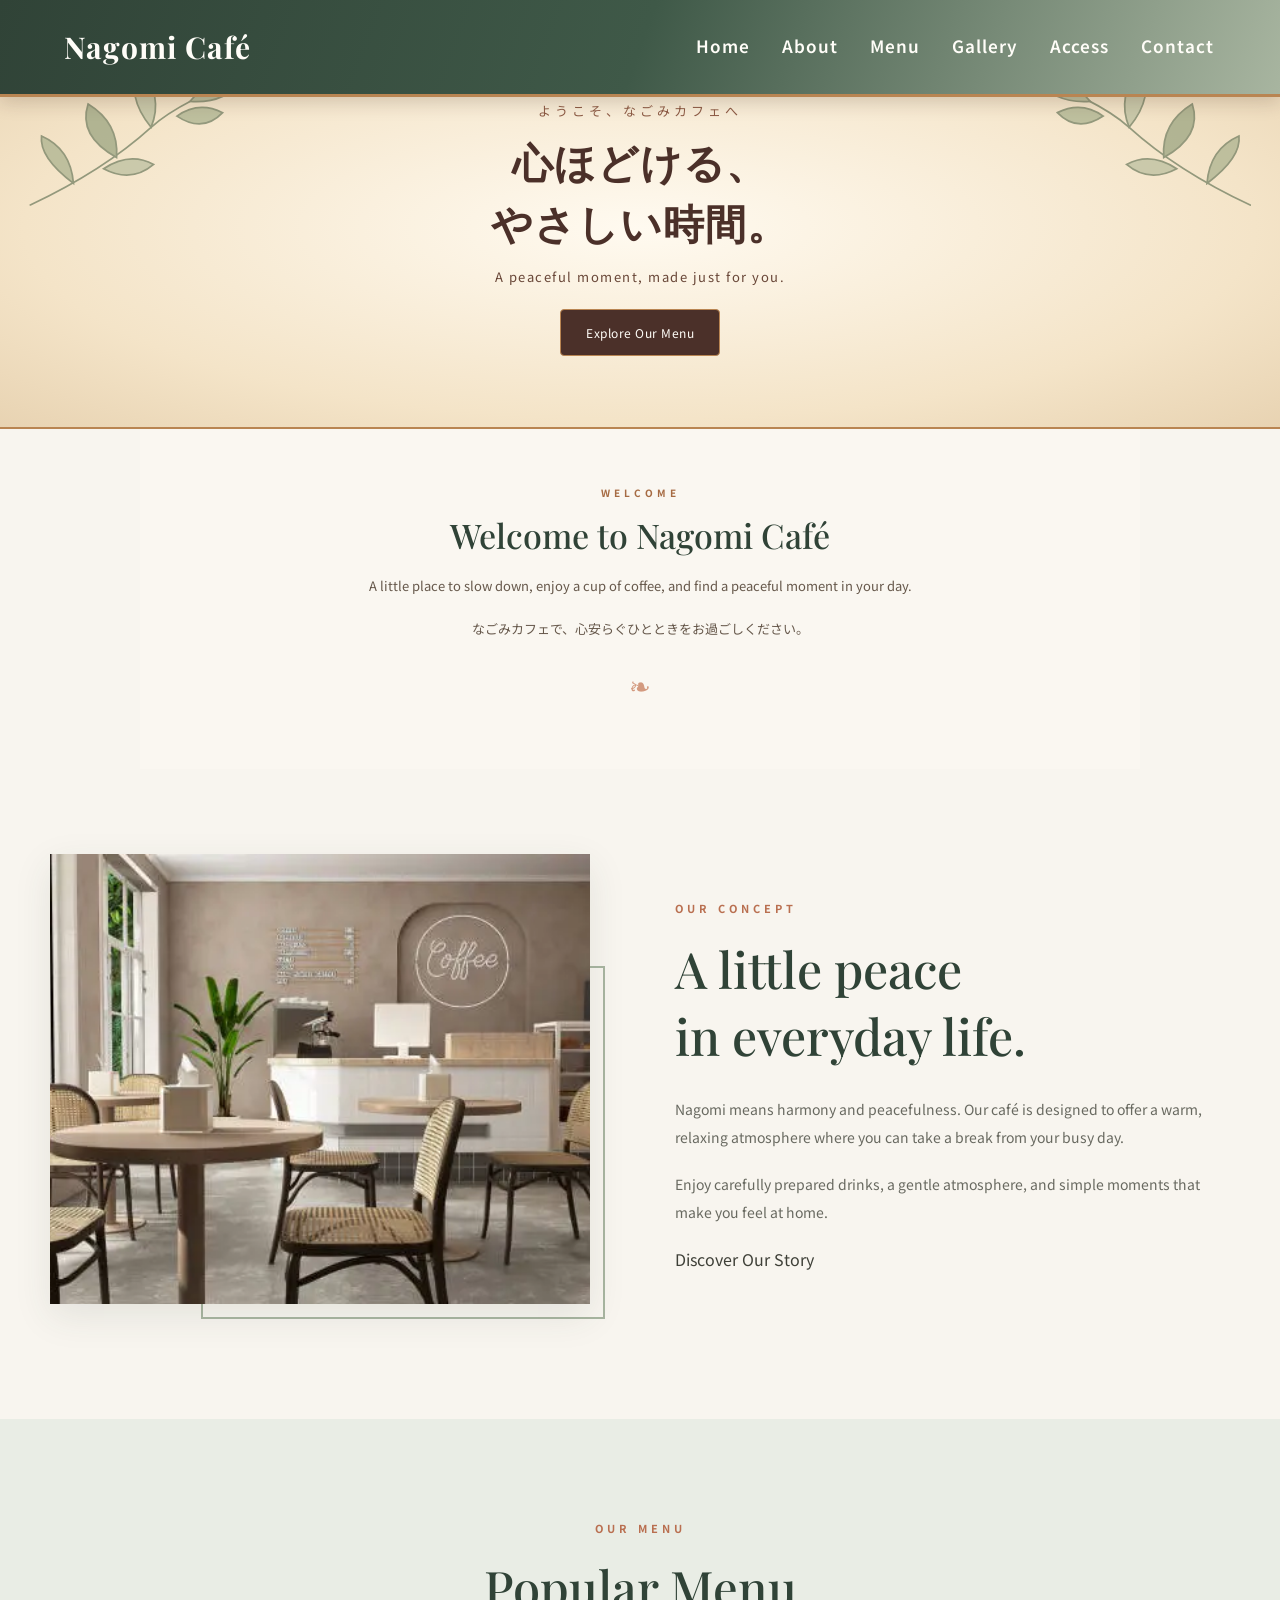
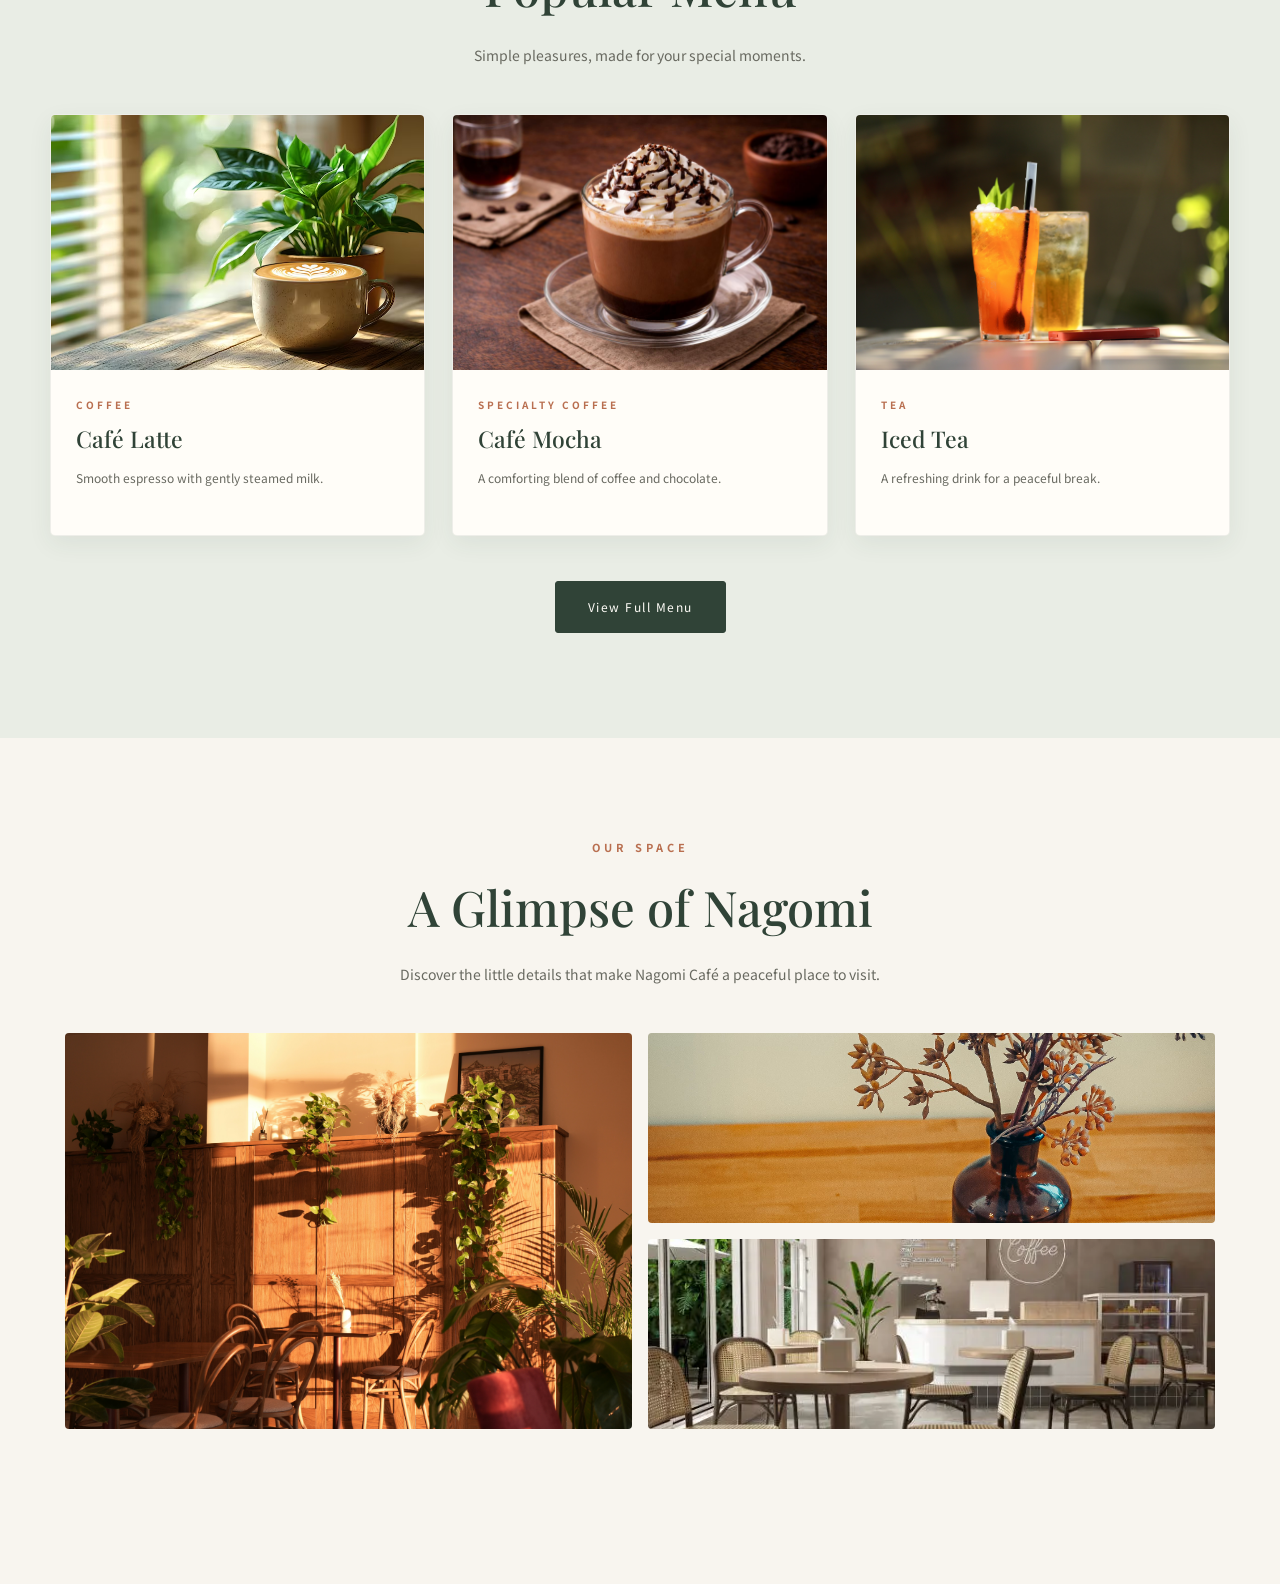
<file: index.html>
```html
<!DOCTYPE html>
<html lang="ja">

<head>
    <meta charset="UTF-8">
    <meta name="viewport" content="width=device-width, initial-scale=1.0">

    <title>Nagomi Café | なごみカフェ</title>
    <meta name="description" content="Nagomi Café — a peaceful Japanese café for coffee, tea, and gentle moments.">

    <link rel="stylesheet" href="css/style.css">

    <link rel="preconnect" href="https://fonts.googleapis.com">
    <link rel="preconnect" href="https://fonts.gstatic.com" crossorigin>

    <link href="https://fonts.googleapis.com/css2?family=Noto+Sans+JP:wght@300;400;500;600;700&family=Playfair+Display:wght@400;500;600;700&display=swap"
        rel="stylesheet">
</head>

<body>

    <!-- Header -->
    <header>
        <nav class="navbar">
            <a href="index.html" class="logo">Nagomi Café</a>

            <ul>
                <li><a href="index.html">Home</a></li>
                <li><a href="about.html">About</a></li>
                <li><a href="menu.html">Menu</a></li>
                <li><a href="gallery.html">Gallery</a></li>
                <li><a href="access.html">Access</a></li>
                <li><a href="contact.html">Contact</a></li>
            </ul>
        </nav>
    </header>

    <!-- Hero -->
    <section class="hero">
        <div class="hero-content">
            <p class="hero-subtitle">ようこそ、なごみカフェへ</p>

            <h1>
                心ほどける、<br>
                やさしい時間。
            </h1>

            <p class="hero-text">
                A peaceful moment, made just for you.
            </p>

            <a href="menu.html" class="hero-button">
                Explore Our Menu
            </a>
        </div>
    </section>

    <!-- Introduction -->
    <section class="intro">
        <p class="section-label">WELCOME</p>

        <h2>Welcome to Nagomi Café</h2>

        <p>
            A little place to slow down, enjoy a cup of coffee,
            and find a peaceful moment in your day.
        </p>

        <p>
            なごみカフェで、心安らぐひとときをお過ごしください。
        </p>
    </section>

    <!-- Our Concept -->
    <section class="concept">
        <div class="concept-image">
            <img src="images/cafe-concept.jpg"
                 alt="A peaceful and natural café atmosphere">
        </div>

        <div class="concept-content">
            <p class="section-label">OUR CONCEPT</p>

            <h2>
                A little peace<br>
                in everyday life.
            </h2>

            <p>
                Nagomi means harmony and peacefulness.
                Our café is designed to offer a warm,
                relaxing atmosphere where you can take
                a break from your busy day.
            </p>

            <p>
                Enjoy carefully prepared drinks,
                a gentle atmosphere, and simple moments
                that make you feel at home.
            </p>

            <a href="about.html" class="concept-button">
                Discover Our Story
            </a>
        </div>
    </section>

    <!-- Popular Menu -->
    <section class="menu-preview">
        <p class="section-label">OUR MENU</p>

        <h2>Popular Menu</h2>

        <p class="menu-intro">
            Simple pleasures, made for your special moments.
        </p>

        <div class="menu-cards">
            <article class="menu-card">
                <div class="menu-card-image">
                    <img src="images/cafe-latte.jpg"
                         alt="A warm café latte">
                </div>

                <div class="menu-card-content">
                    <p class="menu-category">COFFEE</p>
                    <h3>Café Latte</h3>
                    <p>
                        Smooth espresso with gently steamed milk.
                    </p>
                </div>
            </article>

            <article class="menu-card">
                <div class="menu-card-image">
                    <img src="images/cafe-mocha.jpg"
                         alt="A delicious café mocha">
                </div>

                <div class="menu-card-content">
                    <p class="menu-category">SPECIALTY COFFEE</p>
                    <h3>Café Mocha</h3>
                    <p>
                        A comforting blend of coffee and chocolate.
                    </p>
                </div>
            </article>

            <article class="menu-card">
                <div class="menu-card-image">
                    <img src="images/iced-tea.jpg"
                         alt="Refreshing iced tea">
                </div>

                <div class="menu-card-content">
                    <p class="menu-category">TEA</p>
                    <h3>Iced Tea</h3>
                    <p>
                        A refreshing drink for a peaceful break.
                    </p>
                </div>
            </article>
        </div>

        <a href="menu.html" class="menu-button">
            View Full Menu
        </a>
    </section>

    <!-- Gallery Preview -->
    <section class="gallery-preview">
        <p class="section-label">OUR SPACE</p>

        <h2>A Glimpse of Nagomi</h2>

        <p class="gallery-intro">
            Discover the little details that make
            Nagomi Café a peaceful place to visit.
        </p>

        <div class="gallery-grid">
            <div class="gallery-item gallery-large">
                <img src="images/cafe-interior.jpg"
                     alt="The café interior">
            </div>

            <div class="gallery-item">
                <img src="images/cafe-menu.jpg"
                     alt="Café drinks and menu">
            </div>

            <div class="gallery-item gallery-wide">
                <img src="images/cafe-concept.jpg"
                     alt="Natural café design">
            </div>
        </div>

        <a
</file>
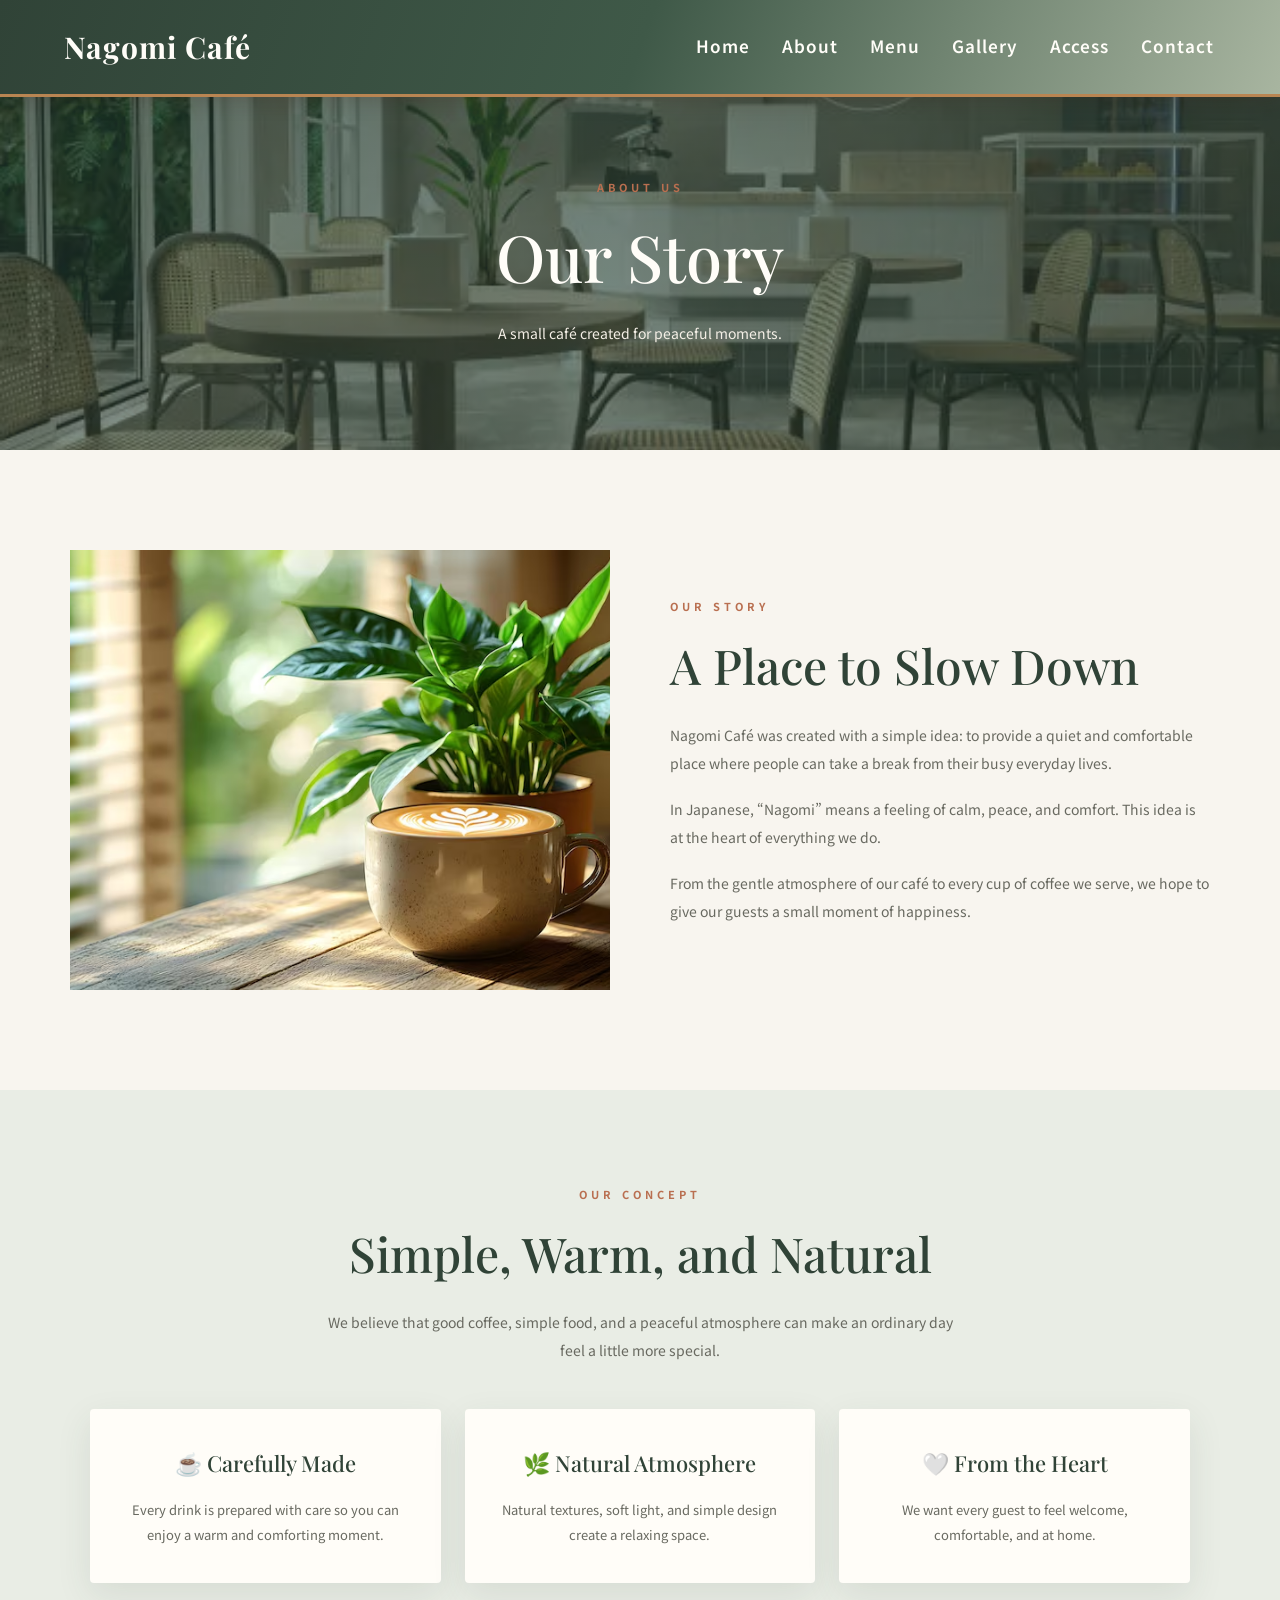
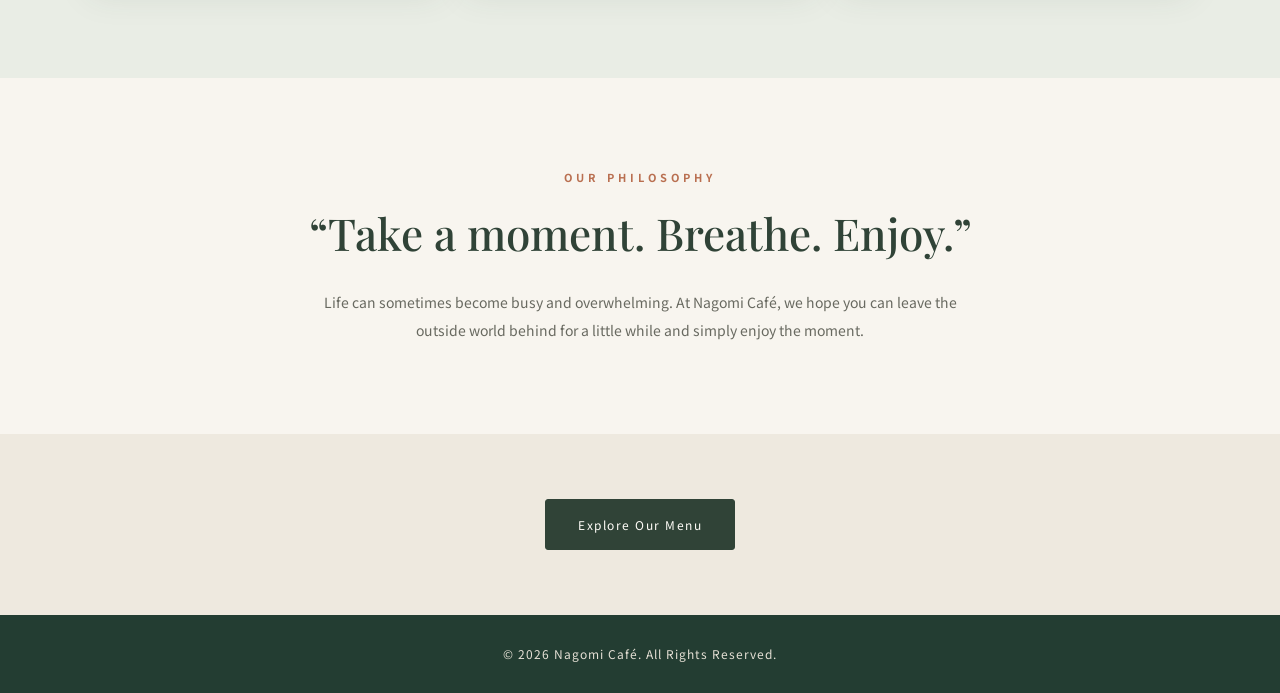
<file: about.html>
<!DOCTYPE html>
<html lang="ja">

<head>
    <meta charset="UTF-8">
    <meta name="viewport" content="width=device-width, initial-scale=1.0">

    <title>About | Nagomi Café</title>

    <link rel="stylesheet" href="css/style.css">
</head>

<body>

    <!-- Header -->
    <header>
        <nav class="navbar">

            <a href="index.html" class="logo">
                Nagomi Café
            </a>

            <button
                class="menu-toggle"
                id="menu-toggle"
                type="button"
                aria-label="Open navigation menu"
                aria-expanded="false"
                aria-controls="nav-links"
            >
                <span></span>
                <span></span>
                <span></span>
            </button>

            <ul id="nav-links">
                <li><a href="index.html">Home</a></li>
                <li><a href="about.html">About</a></li>
                <li><a href="menu.html">Menu</a></li>
                <li><a href="gallery.html">Gallery</a></li>
                <li><a href="access.html">Access</a></li>
                <li><a href="contact.html">Contact</a></li>
            </ul>

        </nav>
    </header>


    <!-- Main Content -->
    <main class="about-page">

        <!-- Page Hero -->
        <section class="page-hero">

            <div class="page-hero-content">

                <p class="section-label">
                    ABOUT US
                </p>

                <h1>
                    Our Story
                </h1>

                <p>
                    A small café created for peaceful moments.
                </p>

            </div>

        </section>


        <!-- Our Story -->
        <section class="about-story">

            <div class="about-story-image">

                <img
                    src="images/cafe-latte.jpg"
                    alt="A freshly prepared café latte at Nagomi Café"
                    loading="lazy"
                >

            </div>

            <div class="about-story-content">

                <p class="section-label">
                    OUR STORY
                </p>

                <h2>
                    A Place to Slow Down
                </h2>

                <p>
                    Nagomi Café was created with a simple idea:
                    to provide a quiet and comfortable place where
                    people can take a break from their busy everyday lives.
                </p>

                <p>
                    In Japanese, “Nagomi” means a feeling of calm,
                    peace, and comfort. This idea is at the heart
                    of everything we do.
                </p>

                <p>
                    From the gentle atmosphere of our café to every
                    cup of coffee we serve, we hope to give our guests
                    a small moment of happiness.
                </p>

            </div>

        </section>


        <!-- Our Concept -->
        <section class="about-concept">

            <p class="section-label">
                OUR CONCEPT
            </p>

            <h2>
                Simple, Warm, and Natural
            </h2>

            <p class="about-concept-text">
                We believe that good coffee, simple food,
                and a peaceful atmosphere can make an ordinary
                day feel a little more special.
            </p>

            <div class="about-values">

                <div class="about-value">

                    <h3>
                        ☕ Carefully Made
                    </h3>

                    <p>
                        Every drink is prepared with care
                        so you can enjoy a warm and comforting moment.
                    </p>

                </div>

                <div class="about-value">

                    <h3>
                        🌿 Natural Atmosphere
                    </h3>

                    <p>
                        Natural textures, soft light, and simple
                        design create a relaxing space.
                    </p>

                </div>

                <div class="about-value">

                    <h3>
                        🤍 From the Heart
                    </h3>

                    <p>
                        We want every guest to feel welcome,
                        comfortable, and at home.
                    </p>

                </div>

            </div>

        </section>


        <!-- Message -->
        <section class="about-message">

            <p class="section-label">
                OUR PHILOSOPHY
            </p>

            <h2>
                “Take a moment. Breathe. Enjoy.”
            </h2>

            <p>
                Life can sometimes become busy and overwhelming.
                At Nagomi Café, we hope you can leave the outside
                world behind for a little while and simply enjoy
                the moment.
            </p>

        </section>


        <!-- Back to Menu -->
        <section class="about-link">

            <a href="menu.html" class="menu-button">
                Explore Our Menu
            </a>

        </section>

    </main>


    <!-- Footer -->
    <footer>

        <p>
            © 2026 Nagomi Café. All Rights Reserved.
        </p>

    </footer>


    <!-- JavaScript -->
    <script src="js/script.js"></script>

</body>

</html>
</file>
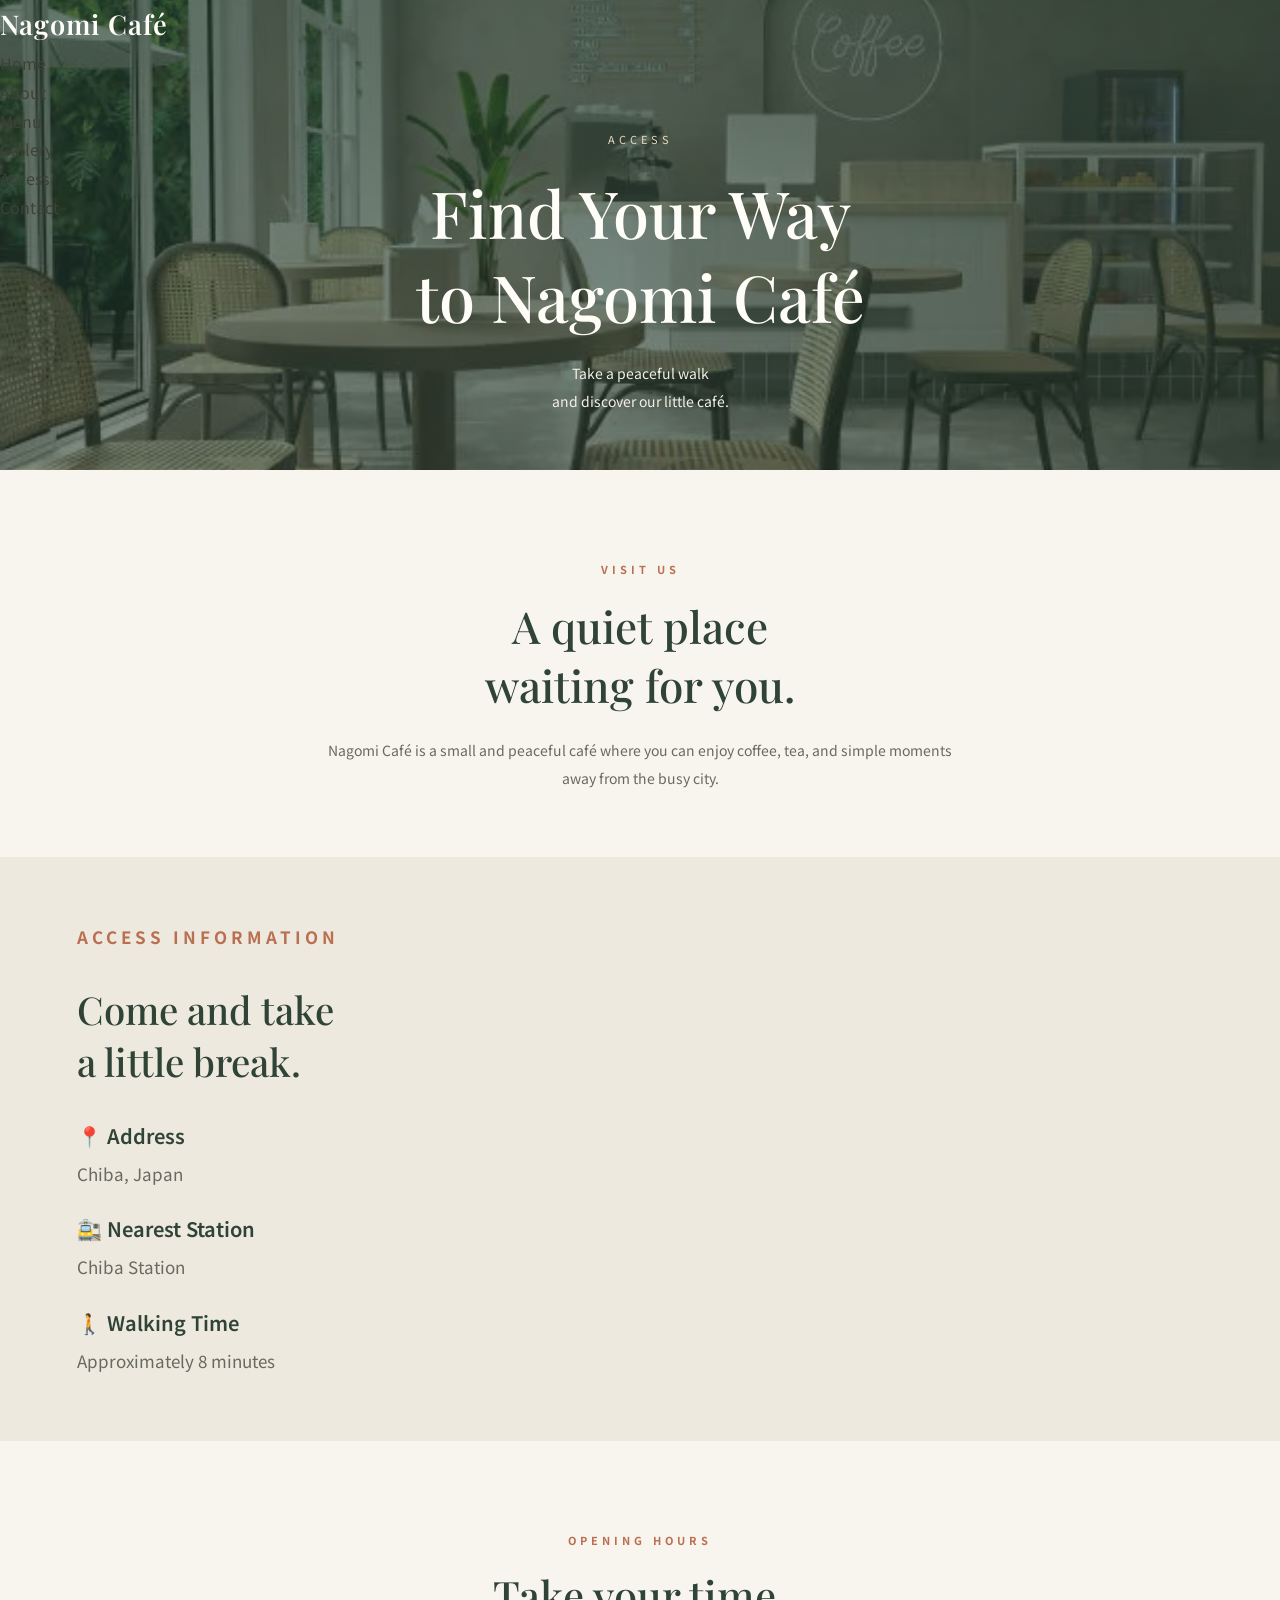
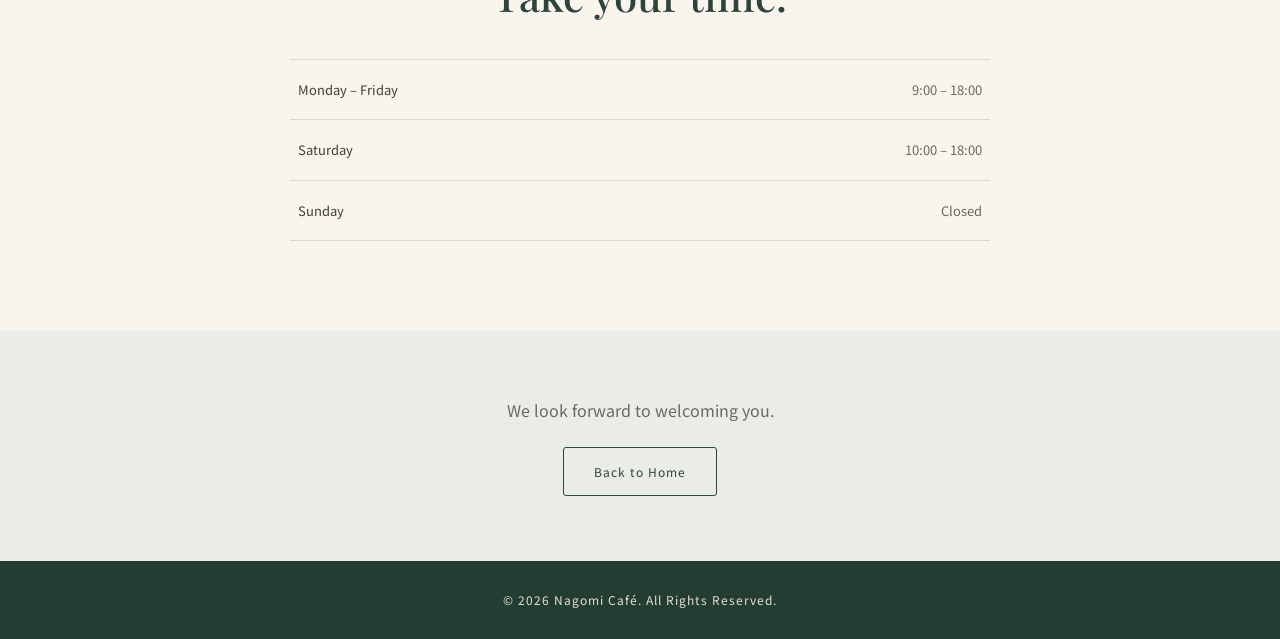
<file: access.html>
<!DOCTYPE html>
<html lang="en">

<head>
    <meta charset="UTF-8">

    <meta
        name="viewport"
        content="width=device-width, initial-scale=1.0"
    >

    <title>Access | Nagomi Café</title>

    <link rel="stylesheet" href="css/style.css">
</head>

<body>

    <!-- Header -->
    <header>

        <nav>

            <a href="index.html" class="logo">
                Nagomi Café
            </a>

            <ul>

                <li>
                    <a href="index.html">Home</a>
                </li>

                <li>
                    <a href="about.html">About</a>
                </li>

                <li>
                    <a href="menu.html">Menu</a>
                </li>

                <li>
                    <a href="gallery.html">Gallery</a>
                </li>

                <li>
                    <a href="access.html">Access</a>
                </li>

                <li>
                    <a href="contact.html">Contact</a>
                </li>

            </ul>

        </nav>

    </header>


    <!-- Access Hero -->
    <section class="access-hero">

        <div class="access-hero-content">

            <p class="access-hero-label">
                ACCESS
            </p>

            <h1>
                Find Your Way<br>
                to Nagomi Café
            </h1>

            <p>
                Take a peaceful walk<br>
                and discover our little café.
            </p>

        </div>

    </section>


    <!-- Introduction -->
    <section class="access-introduction">

        <p class="section-label">
            VISIT US
        </p>

        <h2>
            A quiet place<br>
            waiting for you.
        </h2>

        <p class="access-description">
            Nagomi Café is a small and peaceful café
            where you can enjoy coffee, tea, and
            simple moments away from the busy city.
        </p>

    </section>


    <!-- Access Information -->
    <section class="access-information">

        <div class="access-info-content">

            <p class="section-label">
                ACCESS INFORMATION
            </p>

            <h2>
                Come and take<br>
                a little break.
            </h2>


            <div class="access-details">

                <div class="access-detail">

                    <h3>
                        📍 Address
                    </h3>

                    <p>
                        Chiba, Japan
                    </p>

                </div>


                <div class="access-detail">

                    <h3>
                        🚉 Nearest Station
                    </h3>

                    <p>
                        Chiba Station
                    </p>

                </div>


                <div class="access-detail">

                    <h3>
                        🚶 Walking Time
                    </h3>

                    <p>
                        Approximately 8 minutes
                    </p>

                </div>

            </div>

        </div>


       
<!-- Google Map -->
<div class="access-map">
    <iframe
        src="https://maps.google.com/maps?q=Chiba%20Station%2C%20Chiba%2C%20Japan&t=&z=15&ie=UTF8&iwloc=&output=embed"
        width="100%"
        height="400"
        style="border:0;"
        loading="lazy"
        referrerpolicy="no-referrer-when-downgrade"
        allowfullscreen
        title="Map showing Chiba Station, Japan">
    </iframe>
</div>


    </section>


    <!-- Opening Hours -->
    <section class="access-hours">

        <p class="section-label">
            OPENING HOURS
        </p>

        <h2>
            Take your time.
        </h2>

        <div class="hours-list">

            <div class="hours-row">

                <span>
                    Monday – Friday
                </span>

                <span>
                    9:00 – 18:00
                </span>

            </div>


            <div class="hours-row">

                <span>
                    Saturday
                </span>

                <span>
                    10:00 – 18:00
                </span>

            </div>


            <div class="hours-row">

                <span>
                    Sunday
                </span>

                <span>
                    Closed
                </span>

            </div>

        </div>

    </section>


    <!-- Back Section -->
    <section class="access-back">

        <p>
            We look forward to welcoming you.
        </p>

        <a href="index.html" class="access-back-button">
            Back to Home
        </a>

    </section>


    <!-- Footer -->
    <footer>

        <p>
            © 2026 Nagomi Café. All Rights Reserved.
        </p>

    </footer>


    <script src="js/script.js"></script>

</body>

</html>
</file>
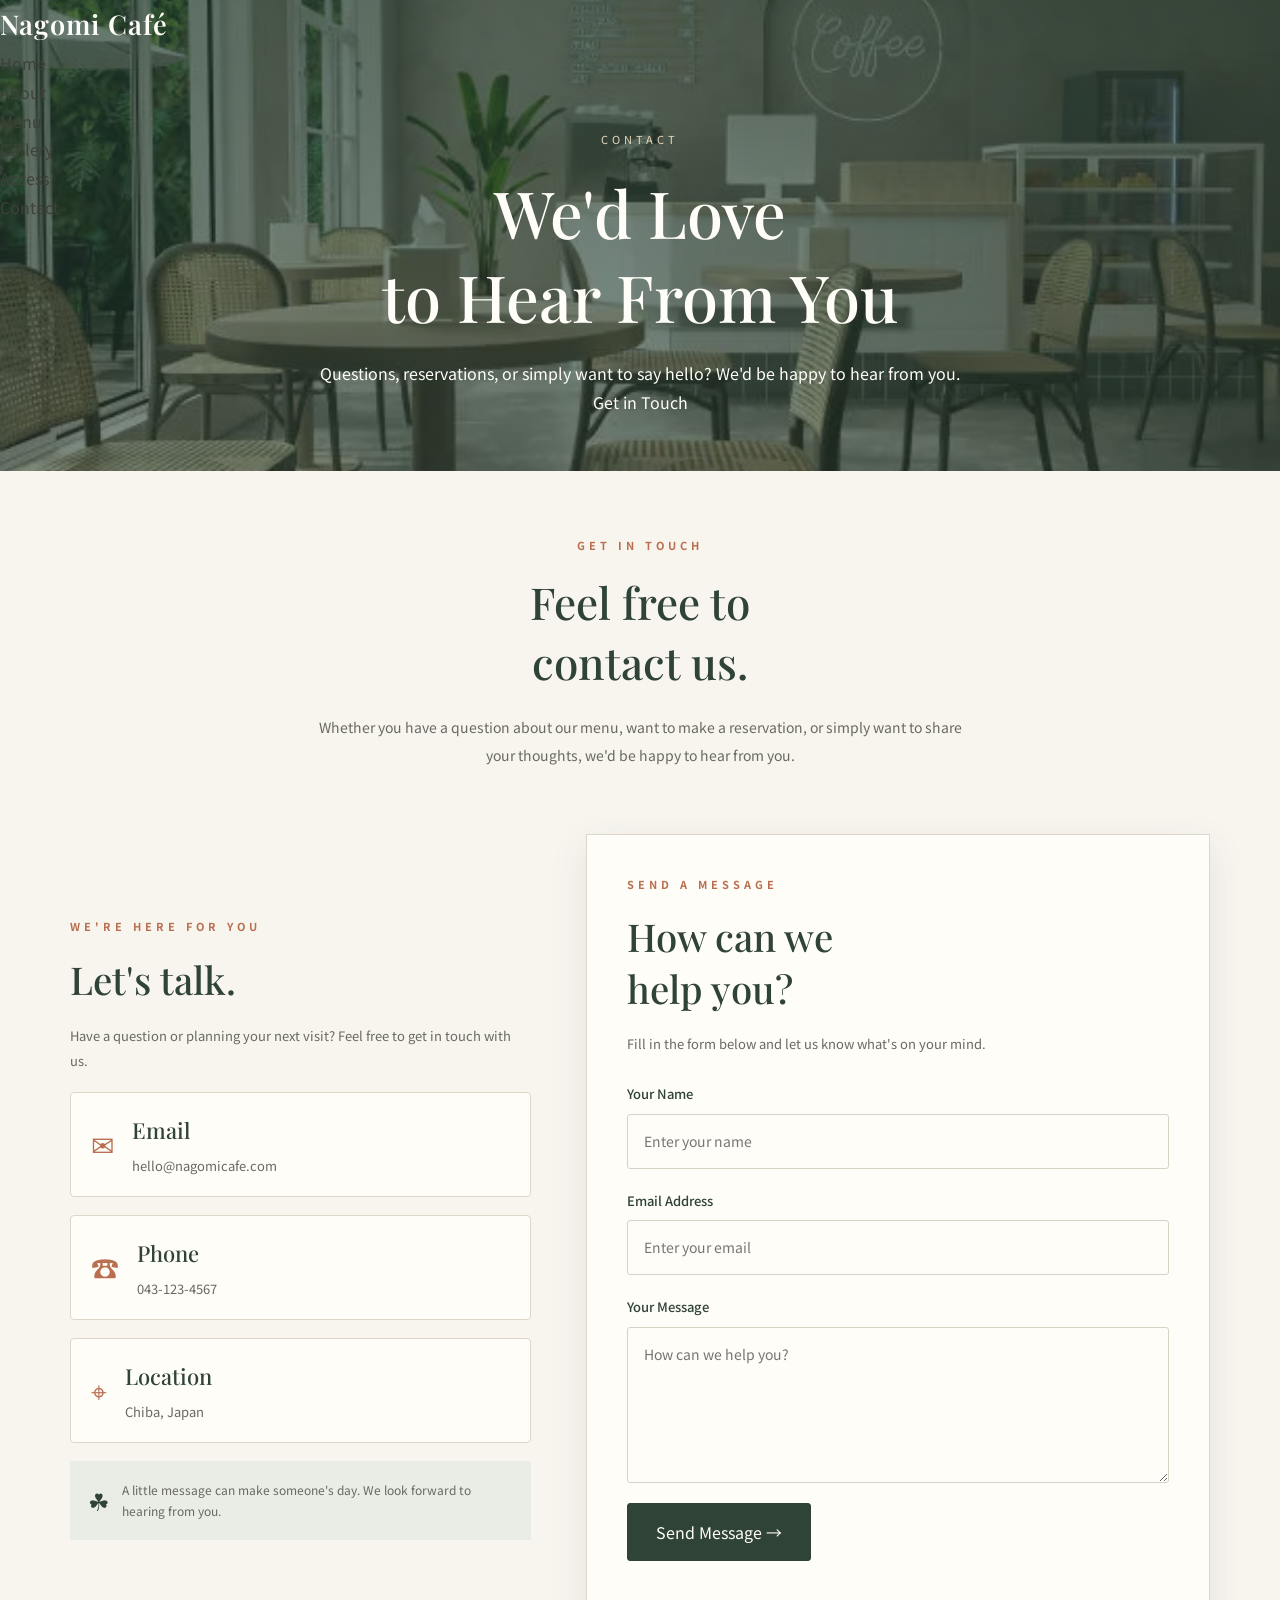
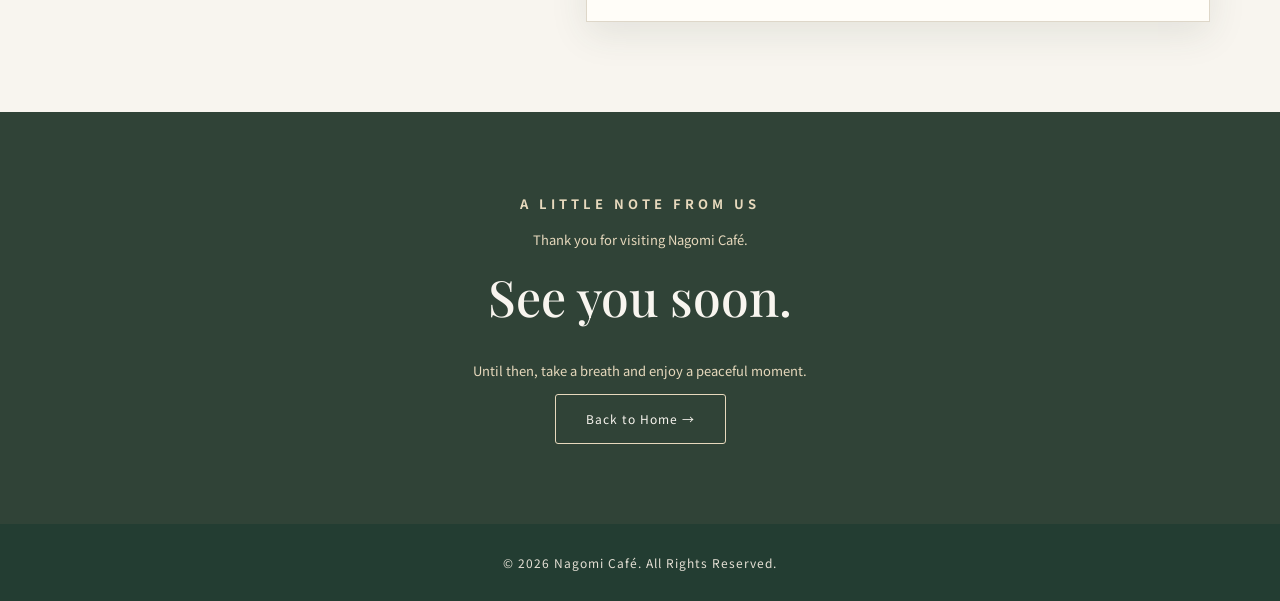
<file: contact.html>
<!DOCTYPE html>
<html lang="en">

<head>
    <meta charset="UTF-8">
    <meta name="viewport" content="width=device-width, initial-scale=1.0">

    <meta name="description"
        content="Contact Nagomi Café in Chiba, Japan. We would love to hear from you.">

    <title>Contact | Nagomi Café</title>

    <link rel="stylesheet" href="css/style.css">
</head>

<body>

    <!-- Header -->
    <header>
        <nav>
            <a href="index.html" class="logo">Nagomi Café</a>

            <ul>
                <li><a href="index.html">Home</a></li>
                <li><a href="about.html">About</a></li>
                <li><a href="menu.html">Menu</a></li>
                <li><a href="gallery.html">Gallery</a></li>
                <li><a href="access.html">Access</a></li>
                <li><a href="contact.html" aria-current="page">Contact</a></li>
            </ul>
        </nav>
    </header>

    <!-- Contact Hero -->
    <section class="contact-hero">
        <div class="contact-hero-content">

            <p class="contact-hero-label">CONTACT</p>

            <h1>
                We'd Love<br>
                to Hear From You
            </h1>

            <p>
                Questions, reservations, or simply want
                to say hello? We'd be happy to hear from you.
            </p>

            <a href="#contact-details" class="contact-hero-button">
                Get in Touch
            </a>

        </div>
    </section>

    <!-- Introduction -->
    <section class="contact-introduction" id="contact-details">

        <p class="section-label">GET IN TOUCH</p>

        <h2>
            Feel free to<br>
            contact us.
        </h2>

        <p class="contact-description">
            Whether you have a question about our menu,
            want to make a reservation, or simply want to
            share your thoughts, we'd be happy to hear from you.
        </p>

    </section>

    <!-- Contact Details + Form -->
    <section class="contact-main">

        <!-- Left: Contact Information -->
        <div class="contact-information">

            <p class="section-label">WE'RE HERE FOR YOU</p>

            <h2>Let's talk.</h2>

            <p class="contact-side-description">
                Have a question or planning your next visit?
                Feel free to get in touch with us.
            </p>

            <div class="contact-info-card">

                <div class="contact-icon" aria-hidden="true">✉</div>

                <div>
                    <h3>Email</h3>
                    <p>
                        <a href="mailto:hello@nagomicafe.com">
                            hello@nagomicafe.com
                        </a>
                    </p>
                </div>

            </div>

            <div class="contact-info-card">

                <div class="contact-icon" aria-hidden="true">☎</div>

                <div>
                    <h3>Phone</h3>
                    <p>
                        <a href="tel:0431234567">043-123-4567</a>
                    </p>
                </div>

            </div>

            <div class="contact-info-card">

                <div class="contact-icon" aria-hidden="true">⌖</div>

                <div>
                    <h3>Location</h3>
                    <p>Chiba, Japan</p>
                </div>

            </div>

            <div class="contact-note">
                <p>☘</p>
                <span>
                    A little message can make someone's day.
                    We look forward to hearing from you.
                </span>
            </div>

        </div>

        <!-- Right: Contact Form -->
        <div class="contact-form-panel">

            <p class="section-label">SEND A MESSAGE</p>

            <h2>
                How can we<br>
                help you?
            </h2>

            <p class="contact-form-description">
                Fill in the form below and let us know what's on your mind.
            </p>

            <form id="contact-form">

                <div class="form-group">
                    <label for="name">Your Name</label>
                    <input
                        type="text"
                        id="name"
                        name="name"
                        placeholder="Enter your name"
                        autocomplete="name"
                        required>
                </div>

                <div class="form-group">
                    <label for="email">Email Address</label>
                    <input
                        type="email"
                        id="email"
                        name="email"
                        placeholder="Enter your email"
                        autocomplete="email"
                        required>
                </div>

                <div class="form-group">
                    <label for="message">Your Message</label>
                    <textarea
                        id="message"
                        name="message"
                        rows="5"
                        placeholder="How can we help you?"
                        required></textarea>
                </div>

                <button type="submit">Send Message <span>→</span></button>

                <p id="form-status" role="status" aria-live="polite"></p>

            </form>

        </div>

    </section>

    <!-- Closing Message -->
    <section class="contact-message">

        <p class="section-label">A LITTLE NOTE FROM US</p>

        <p class="contact-thank-you">
            Thank you for visiting Nagomi Café.
        </p>

        <h2>See you soon.</h2>

        <p class="contact-closing-text">
            Until then, take a breath and enjoy a peaceful moment.
        </p>

        <a href="index.html" class="contact-back-button">
            Back to Home <span>→</span>
        </a>

    </section>

    <!-- Footer -->
    <footer>
        <p>© 2026 Nagomi Café. All Rights Reserved.</p>
    </footer>

    <script src="js/script.js"></script>

</body>
</html>
</file>
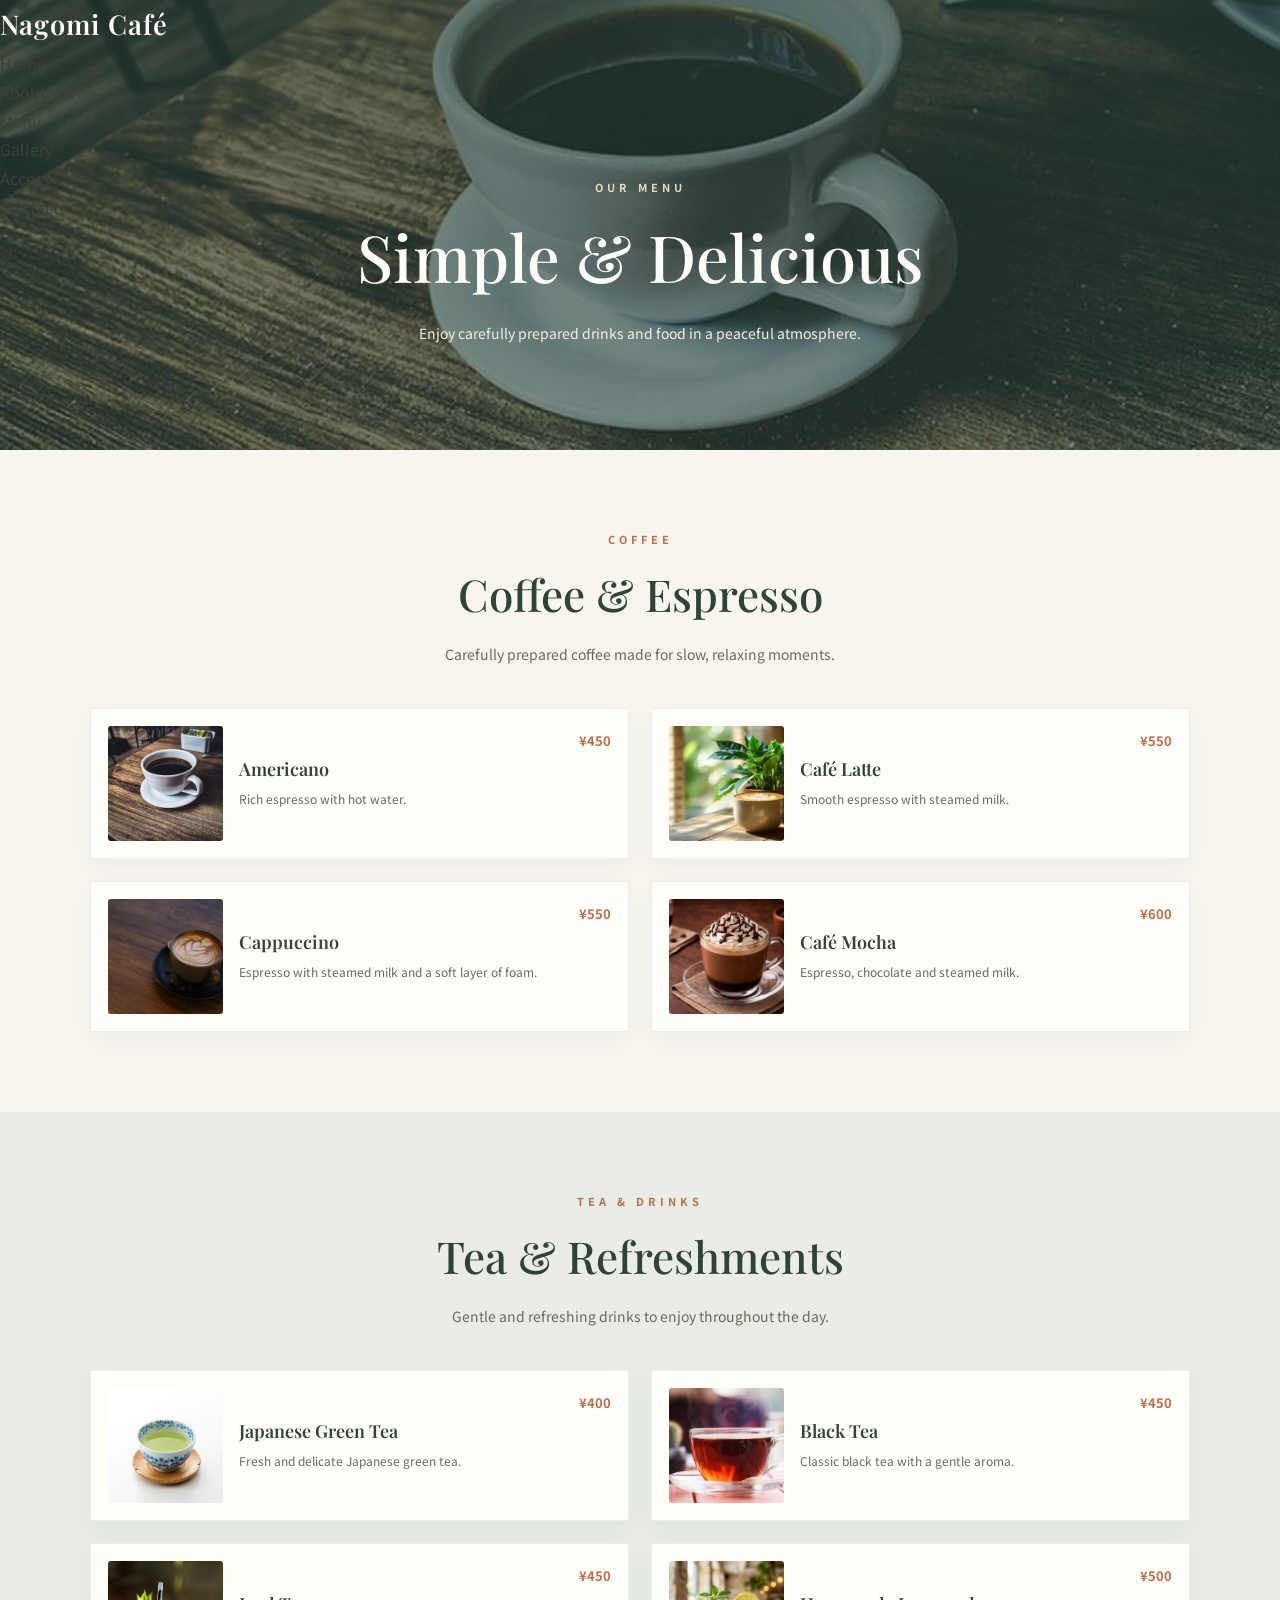
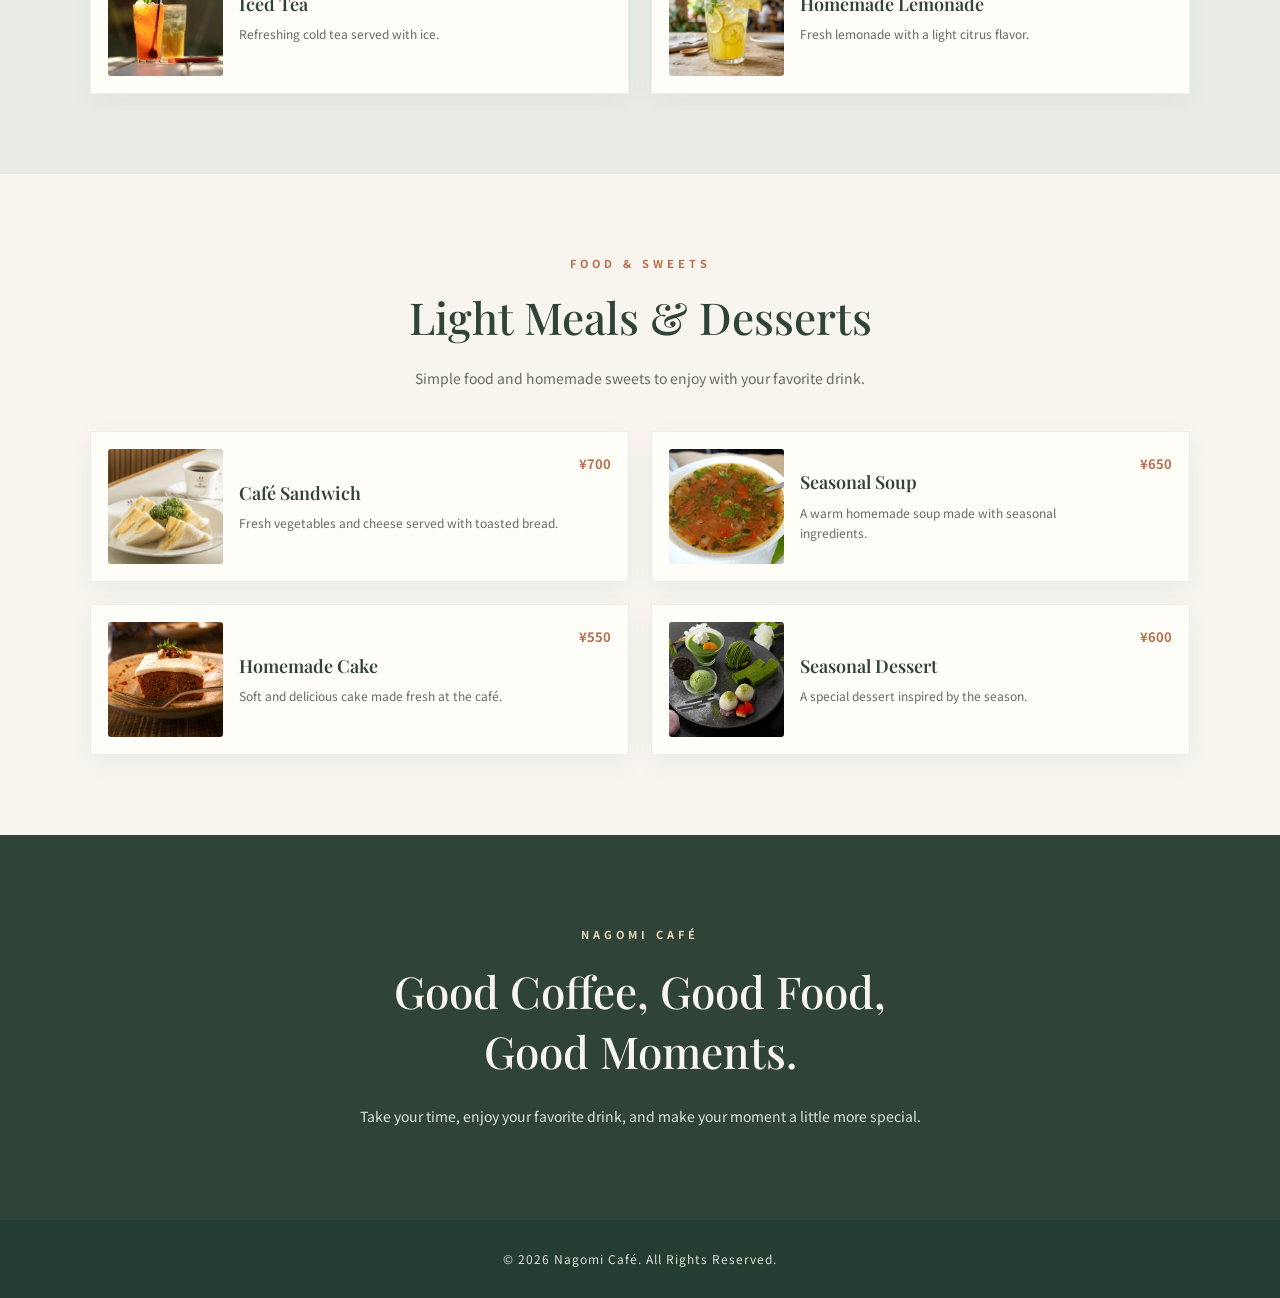
<file: menu.html>
<!DOCTYPE html>
<html lang="ja">

<head>
    <meta charset="UTF-8">
    <meta name="viewport" content="width=device-width, initial-scale=1.0">

    <title>Menu | Nagomi Café</title>

    <link rel="stylesheet" href="css/style.css">
</head>

<body>

    <!-- Header -->
    <header>
        <nav>
            <a href="index.html" class="logo">
                Nagomi Café
            </a>

            <ul>
                <li><a href="index.html">Home</a></li>
                <li><a href="about.html">About</a></li>
                <li><a href="menu.html">Menu</a></li>
                <li><a href="gallery.html">Gallery</a></li>
                <li><a href="access.html">Access</a></li>
                <li><a href="contact.html">Contact</a></li>
            </ul>
        </nav>
    </header>

    <!-- Main Content -->
    <main>

        <!-- Menu Hero -->
        <section class="menu-page-hero">
            <div class="menu-page-hero-content">

                <p class="section-label">
                    OUR MENU
                </p>

                <h1>Simple & Delicious</h1>

                <p>
                    Enjoy carefully prepared drinks and food
                    in a peaceful atmosphere.
                </p>

            </div>
        </section>

        <!-- Coffee -->
        <section class="menu-section">

            <p class="section-label">COFFEE</p>

            <h2>Coffee & Espresso</h2>

            <p class="menu-section-intro">
                Carefully prepared coffee made for slow,
                relaxing moments.
            </p>

            <div class="menu-list">

                <!-- Americano -->
                <div class="menu-item">
                    <img src="images/americano.jpg"
                         alt="Freshly prepared Americano coffee"
                         loading="lazy">

                    <div>
                        <h3>Americano</h3>
                        <p>Rich espresso with hot water.</p>
                    </div>

                    <span>¥450</span>
                </div>

                <!-- Cafe Latte -->
                <div class="menu-item">
                    <img src="images/cafe-latte.jpg"
                         alt="Creamy cafe latte"
                         loading="lazy">

                    <div>
                        <h3>Café Latte</h3>
                        <p>Smooth espresso with steamed milk.</p>
                    </div>

                    <span>¥550</span>
                </div>

                <!-- Cappuccino -->
                <div class="menu-item">
                    <img src="images/cappuccino.jpg"
                         alt="Cappuccino with milk foam"
                         loading="lazy">

                    <div>
                        <h3>Cappuccino</h3>
                        <p>
                            Espresso with steamed milk and
                            a soft layer of foam.
                        </p>
                    </div>

                    <span>¥550</span>
                </div>

                <!-- Cafe Mocha -->
                <div class="menu-item">
                    <img src="images/cafe-mocha.jpg"
                         alt="Chocolate cafe mocha"
                         loading="lazy">

                    <div>
                        <h3>Café Mocha</h3>
                        <p>Espresso, chocolate and steamed milk.</p>
                    </div>

                    <span>¥600</span>
                </div>

            </div>
        </section>

        <!-- Tea & Drinks -->
        <section class="menu-section menu-section-light">

            <p class="section-label">TEA & DRINKS</p>

            <h2>Tea & Refreshments</h2>

            <p class="menu-section-intro">
                Gentle and refreshing drinks to enjoy
                throughout the day.
            </p>

            <div class="menu-list">

                <!-- Green Tea -->
                <div class="menu-item">
                    <img src="images/green-tea.jpg"
                         alt="Japanese green tea"
                         loading="lazy">

                    <div>
                        <h3>Japanese Green Tea</h3>
                        <p>Fresh and delicate Japanese green tea.</p>
                    </div>

                    <span>¥400</span>
                </div>

                <!-- Black Tea -->
                <div class="menu-item">
                    <img src="images/black-tea.jpg"
                         alt="A cup of black tea"
                         loading="lazy">

                    <div>
                        <h3>Black Tea</h3>
                        <p>Classic black tea with a gentle aroma.</p>
                    </div>

                    <span>¥450</span>
                </div>

                <!-- Iced Tea -->
                <div class="menu-item">
                    <img src="images/iced-tea.jpg"
                         alt="Refreshing iced tea"
                         loading="lazy">

                    <div>
                        <h3>Iced Tea</h3>
                        <p>Refreshing cold tea served with ice.</p>
                    </div>

                    <span>¥450</span>
                </div>

                <!-- Lemonade -->
                <div class="menu-item">
                    <img src="images/lemonade.jpg"
                         alt="Fresh homemade lemonade"
                         loading="lazy">

                    <div>
                        <h3>Homemade Lemonade</h3>
                        <p>Fresh lemonade with a light citrus flavor.</p>
                    </div>

                    <span>¥500</span>
                </div>

            </div>
        </section>

        <!-- Food & Sweets -->
        <section class="menu-section">

            <p class="section-label">FOOD & SWEETS</p>

            <h2>Light Meals & Desserts</h2>

            <p class="menu-section-intro">
                Simple food and homemade sweets
                to enjoy with your favorite drink.
            </p>

            <div class="menu-list">

                <!-- Sandwich -->
                <div class="menu-item">
                    <img src="images/sandwich.jpg"
                         alt="Fresh cafe sandwich"
                         loading="lazy">

                    <div>
                        <h3>Café Sandwich</h3>
                        <p>
                            Fresh vegetables and cheese
                            served with toasted bread.
                        </p>
                    </div>

                    <span>¥700</span>
                </div>

                <!-- Soup -->
                <div class="menu-item">
                    <img src="images/soup.jpg"
                         alt="Warm seasonal soup"
                         loading="lazy">

                    <div>
                        <h3>Seasonal Soup</h3>
                        <p>
                            A warm homemade soup made
                            with seasonal ingredients.
                        </p>
                    </div>

                    <span>¥650</span>
                </div>

                <!-- Homemade Cake -->
                <div class="menu-item">
                    <img src="images/homemade-cake.jpg"
                         alt="Homemade cafe cake"
                         loading="lazy">

                    <div>
                        <h3>Homemade Cake</h3>
                        <p>
                            Soft and delicious cake made
                            fresh at the café.
                        </p>
                    </div>

                    <span>¥550</span>
                </div>

                <!-- Seasonal Dessert -->
                <div class="menu-item">
                    <img src="images/seasonal-dessert.jpg"
                         alt="Seasonal dessert"
                         loading="lazy">

                    <div>
                        <h3>Seasonal Dessert</h3>
                        <p>
                            A special dessert inspired
                            by the season.
                        </p>
                    </div>

                    <span>¥600</span>
                </div>

            </div>
        </section>

        <!-- Message -->
        <section class="menu-message">

            <p class="section-label">NAGOMI CAFÉ</p>

            <h2>
                Good Coffee, Good Food,<br>
                Good Moments.
            </h2>

            <p>
                Take your time, enjoy your favorite drink,
                and make your moment a little more special.
            </p>

        </section>

    </main>

    <!-- Footer -->
    <footer>
        <p>© 2026 Nagomi Café. All Rights Reserved.</p>
    </footer>

    <!-- JavaScript -->
    <script src="js/script.js"></script>

</body>
</html>
</file>
<file: css/style.css>
/* =========================================
   NAGOMI CAFE - COMPLETE BEAUTIFUL DESIGN
   Japanese Garden Cafe Color Palette
   ========================================= */

@import url('https://fonts.googleapis.com/css2?family=Noto+Sans+JP:wght@300;400;500;600;700&family=Playfair+Display:wght@400;500;600;700&display=swap');

/* =========================================
   1. COLORS AND GLOBAL SETTINGS
   ========================================= */

:root {
    --cream: #F8F5EF;
    --cream-dark: #EEE9DF;
    --soft-white: #FFFDF8;
    --sage: #A8B5A0;
    --sage-light: #E9EDE5;
    --green: #304337;
    --green-dark: #233D32;
    --terracotta: #B96F50;
    --terracotta-light: #D39A7F;
    --beige: #E7D9BD;
    --brown: #8B7255;
    --text: #3F4038;
    --text-light: #686960;
    --border: #DED7C9;
    --shadow: 0 12px 35px rgba(48, 67, 55, 0.10);
    --shadow-hover: 0 18px 40px rgba(48, 67, 55, 0.16);
}

* {
    margin: 0;
    padding: 0;
    box-sizing: border-box;
}

html {
    scroll-behavior: smooth;
}

body {
    font-family: 'Noto Sans JP', sans-serif;
    background: var(--cream);
    color: var(--text);
    line-height: 1.8;
    overflow-wrap: break-word;
}

img {
    display: block;
    max-width: 100%;
}

a {
    color: inherit;
    text-decoration: none;
    -webkit-tap-highlight-color: transparent;
}

ul {
    list-style: none;
}

button,
input,
textarea {
    font: inherit;
}

button,
a {
    -webkit-tap-highlight-color: transparent;
}

::selection {
    background: var(--sage);
    color: var(--green-dark);
}

section h2 {
    font-family: 'Playfair Display', Georgia, serif;
    font-weight: 500;
    color: var(--green);
    line-height: 1.35;
}

.section-label {
    color: var(--terracotta);
    font-size: 11px;
    font-weight: 700;
    letter-spacing: 4px;
    margin-bottom: 16px;
}

/* =========================================
   2. HEADER AND NAVIGATION
   ========================================= */

header {
    position: absolute;
    top: 0;
    left: 0;
    width: 100%;
    z-index: 100;
}

.navbar {
    width: 90%;
    max-width: 1250px;
    min-height: 90px;
    margin: 0 auto;
    padding: 20px 0;
    display: flex;
    justify-content: space-between;
    align-items: center;
    gap: 25px;
}

.logo {
    font-family: 'Playfair Display', Georgia, serif;
    font-size: 1.7rem;
    font-weight: 600;
    letter-spacing: 1px;
    color: var(--soft-white);
    white-space: nowrap;
    transition: color 0.3s ease;
}

.logo:hover {
    color: var(--beige);
}

.navbar ul {
    display: flex;
    align-items: center;
    justify-content: center;
    gap: 25px;
}

.navbar ul li a {
    position: relative;
    display: inline-block;
    color: var(--soft-white);
    font-size: 12px;
    letter-spacing: 1px;
    transition: color 0.3s ease;
}

.navbar ul li a::after {
    content: "";
    position: absolute;
    left: 0;
    bottom: -7px;
    width: 0;
    height: 2px;
    background: var(--terracotta-light);
    transition: width 0.3s ease;
}

.navbar ul li a:hover {
    color: var(--beige);
}

.navbar ul li a:hover::after {
    width: 100%;
}

.menu-toggle {
    display: none;
    flex-direction: column;
    justify-content: center;
    gap: 6px;
    width: 44px;
    height: 44px;
    padding: 10px;
    border: 1px solid rgba(255, 253, 248, 0.7);
    border-radius: 6px;
    background: rgba(35, 61, 50, 0.25);
    cursor: pointer;
}

.menu-toggle span {
    display: block;
    width: 100%;
    height: 2px;
    background: var(--soft-white);
}

/* =========================================
   3. HOME HERO
   ========================================= */

.hero {
    position: relative;
    min-height: 100vh;
    display: flex;
    align-items: center;
    justify-content: center;
    overflow: hidden;
    text-align: center;
    background:
        linear-gradient(
            120deg,
            rgba(35, 61, 50, 0.78),
            rgba(48, 67, 55, 0.48),
            rgba(90, 70, 49, 0.35)
        ),
        url("../images/cafe-hero.jpg") center / cover no-repeat;
}

.hero::after {
    content: "";
    position: absolute;
    inset: 18px;
    border: 1px solid rgba(248, 245, 239, 0.28);
    pointer-events: none;
}

.hero-content {
    position: relative;
    z-index: 1;
    width: 100%;
    max-width: 900px;
    padding: 140px 25px 80px;
    color: var(--soft-white);
    animation: fadeUp 1s ease both;
}

.hero-subtitle {
    color: var(--beige);
    font-size: 13px;
    letter-spacing: 7px;
    margin-bottom: 25px;
}

.hero h1 {
    font-family: 'Playfair Display', Georgia, serif;
    font-size: clamp(45px, 7vw, 86px);
    font-weight: 500;
    line-height: 1.35;
    letter-spacing: 2px;
    color: var(--soft-white);
    margin-bottom: 24px;
    text-shadow: 0 4px 24px rgba(0, 0, 0, 0.15);
}

.hero-text {
    color: #F5F0E7;
    font-size: 14px;
    letter-spacing: 1.5px;
    margin-bottom: 38px;
}

.hero-button {
    display: inline-block;
    padding: 15px 35px;
    border: 1px solid var(--beige);
    border-radius: 3px;
    background: var(--terracotta);
    color: var(--soft-white);
    font-size: 12px;
    letter-spacing: 2px;
    transition: all 0.3s ease;
}

.hero-button:hover {
    background: var(--soft-white);
    border-color: var(--soft-white);
    color: var(--green);
    transform: translateY(-3px);
}

/* =========================================
   4. HOME INTRODUCTION
   ========================================= */

.intro {
    position: relative;
    max-width: 1000px;
    margin: 0 auto;
    padding: 105px 30px 110px;
    text-align: center;
}

.intro::after {
    content: "❧";
    display: block;
    margin-top: 32px;
    color: var(--terracotta-light);
    font-size: 32px;
}

.intro h2 {
    font-size: clamp(32px, 4vw, 49px);
    margin-bottom: 25px;
}

.intro p:not(.section-label) {
    max-width: 680px;
    margin: 0 auto 27px;
    color: var(--text-light);
    font-size: 14px;
    line-height: 2.1;
}

.text-link {
    display: inline-block;
    padding-bottom: 5px;
    border-bottom: 1px solid var(--terracotta-light);
    color: var(--brown);
    font-size: 12px;
    letter-spacing: 1px;
    transition: all 0.3s ease;
}

.text-link:hover {
    color: var(--terracotta);
    border-color: var(--terracotta);
}

/* =========================================
   5. HOME CONCEPT
   ========================================= */

.concept {
    max-width: 1250px;
    margin: 0 auto;
    padding: 85px 35px 100px;
    display: grid;
    grid-template-columns: repeat(2, minmax(0, 1fr));
    gap: 70px;
    align-items: center;
}

.concept-image {
    position: relative;
    padding: 0 15px 15px 0;
}

.concept-image::after {
    content: "";
    position: absolute;
    right: 0;
    bottom: 0;
    width: 72%;
    height: 75%;
    border: 2px solid var(--sage);
    z-index: 0;
}

.concept-image img {
    position: relative;
    z-index: 1;
    width: 100%;
    height: 450px;
    object-fit: cover;
    object-position: center;
    box-shadow: var(--shadow);
    transition: transform 0.5s ease;
}

.concept-image:hover img {
    transform: translateY(-4px);
}

.concept-content {
    padding: 20px 0;
}

.concept-content h2 {
    font-size: clamp(34px, 4vw, 50px);
    margin-bottom: 25px;
}

.concept-content p:not(.section-label) {
    color: var(--text-light);
    font-size: 14px;
    line-height: 2;
    margin-bottom: 19px;
}

.concept-content .text-link {
    margin-top: 8px;
}

/* =========================================
   6. HOME MENU PREVIEW
   ========================================= */

.menu-preview {
    padding: 100px 30px 105px;
    background: var(--sage-light);
    text-align: center;
}

.menu-preview h2,
.gallery-preview h2 {
    font-size: clamp(33px, 4vw, 49px);
    margin-bottom: 20px;
}

.menu-intro,
.gallery-intro {
    max-width: 650px;
    margin: 0 auto 45px;
    color: var(--text-light);
    font-size: 14px;
    line-height: 2;
}

.menu-cards {
    max-width: 1180px;
    margin: 0 auto 45px;
    display: grid;
    grid-template-columns: repeat(3, minmax(0, 1fr));
    gap: 27px;
    text-align: left;
}

.menu-card {
    min-width: 0;
    overflow: hidden;
    background: var(--soft-white);
    border: 1px solid rgba(48, 67, 55, 0.08);
    border-radius: 5px;
    box-shadow: 0 8px 24px rgba(48, 67, 55, 0.07);
    transition: transform 0.35s ease, box-shadow 0.35s ease;
}

.menu-card:hover {
    transform: translateY(-8px);
    box-shadow: var(--shadow-hover);
}

.menu-card-image {
    height: 255px;
    overflow: hidden;
    background: var(--cream-dark);
}

.menu-card-image img {
    width: 100%;
    height: 100%;
    object-fit: cover;
    transition: transform 0.55s ease;
}

.menu-card:hover .menu-card-image img {
    transform: scale(1.07);
}

.menu-card-content {
    padding: 26px 25px 28px;
}

.menu-category {
    color: var(--terracotta);
    font-size: 10px;
    font-weight: 700;
    letter-spacing: 3px;
    margin-bottom: 9px;
}

.menu-card-content h3 {
    font-family: 'Playfair Display', Georgia, serif;
    font-size: 23px;
    font-weight: 500;
    line-height: 1.4;
    color: var(--green);
    margin-bottom: 12px;
}

.menu-card-content p:not(.menu-category) {
    color: var(--text-light);
    font-size: 12px;
    line-height: 1.9;
    margin-bottom: 18px;
}

.price {
    display: inline-block;
    color: var(--terracotta);
    font-size: 14px;
    font-weight: 700;
    letter-spacing: 1px;
}

.menu-button,
.gallery-button {
    display: inline-block;
    padding: 14px 32px;
    border: 1px solid var(--green);
    border-radius: 3px;
    background: var(--green);
    color: var(--soft-white);
    font-size: 12px;
    letter-spacing: 1.5px;
    transition: all 0.3s ease;
}

.menu-button:hover,
.gallery-button:hover {
    background: var(--terracotta);
    border-color: var(--terracotta);
    color: white;
    transform: translateY(-3px);
}

/* =========================================
   7. HOME GALLERY PREVIEW
   ========================================= */

.gallery-preview {
    padding: 100px 30px 110px;
    text-align: center;
    background: var(--cream);
}

.gallery-grid {
    max-width: 1150px;
    margin: 0 auto 45px;
    display: grid;
    grid-template-columns: repeat(6, minmax(0, 1fr));
    grid-auto-rows: 190px;
    gap: 16px;
}

.gallery-item {
    position: relative;
    min-width: 0;
    overflow: hidden;
    background: var(--cream-dark);
    border-radius: 4px;
}

.gallery-item.gallery-large {
    grid-column: span 3;
    grid-row: span 2;
}

.gallery-item.gallery-wide {
    grid-column: span 3;
}

.gallery-item:not(.gallery-large):not(.gallery-wide) {
    grid-column: span 3;
}

.gallery-item img {
    width: 100%;
    height: 100%;
    object-fit: cover;
    transition: transform 0.5s ease, filter 0.4s ease;
}

.gallery-item:hover img {
    transform: scale(1.06);
    filter: brightness(0.9);
}

/* =========================================
   8. SHARED PAGE HEROES
   ========================================= */

.page-hero,
.gallery-hero,
.menu-page-hero,
.access-hero,
.contact-hero {
    min-height: 450px;
    position: relative;
    display: flex;
    align-items: center;
    justify-content: center;
    background-position: center;
    background-size: cover;
    background-repeat: no-repeat;
    text-align: center;
    color: var(--soft-white);
}

.page-hero {
    background-image:
        linear-gradient(rgba(35, 61, 50, 0.70), rgba(35, 61, 50, 0.58)),
        url("../images/cafe-concept.jpg");
}

.gallery-hero {
    background-image:
        linear-gradient(rgba(35, 61, 50, 0.68), rgba(35, 61, 50, 0.58)),
        url("../images/gallery-1.jpg");
}

.menu-page-hero {
    background-image:
        linear-gradient(rgba(35, 61, 50, 0.68), rgba(35, 61, 50, 0.58)),
        url("../images/americano.jpg");
}

.access-hero,
.contact-hero {
    background-image:
        linear-gradient(rgba(35, 61, 50, 0.70), rgba(35, 61, 50, 0.58)),
        url("../images/cafe-concept.jpg");
}

.page-hero-content,
.gallery-hero-content,
.menu-page-hero-content,
.access-hero-content,
.contact-hero-content {
    width: 100%;
    max-width: 850px;
    padding: 130px 25px 55px;
    animation: fadeUp 0.9s ease both;
}

.page-hero h1,
.gallery-hero h1,
.menu-page-hero h1,
.access-hero h1,
.contact-hero h1 {
    font-family: 'Playfair Display', Georgia, serif;
    font-size: clamp(40px, 6vw, 65px);
    font-weight: 500;
    line-height: 1.3;
    color: var(--soft-white);
    margin-bottom: 20px;
}

.page-hero-content > p:last-child,
.gallery-hero-content > p:last-child,
.menu-page-hero-content > p:last-child,
.access-hero-content > p:last-child,
.contact-hero-content > p:last-child {
    color: #F5F0E7;
    font-size: 14px;
    line-height: 2;
}

.gallery-hero-label,
.access-hero-label,
.contact-hero-label {
    color: var(--beige);
    font-size: 11px;
    letter-spacing: 4px;
    margin-bottom: 20px;
}

.menu-page-hero .section-label {
    color: var(--beige);
}

/* =========================================
   9. ABOUT PAGE
   ========================================= */

.about-story {
    max-width: 1200px;
    margin: 0 auto;
    padding: 100px 30px;
    display: grid;
    grid-template-columns: repeat(2, minmax(0, 1fr));
    gap: 60px;
    align-items: center;
}

.about-story-image {
    overflow: hidden;
    background: var(--cream-dark);
}

.about-story-image img {
    width: 100%;
    height: 440px;
    object-fit: cover;
    transition: transform 0.5s ease;
}

.about-story-image:hover img {
    transform: scale(1.05);
}

.about-story-content h2 {
    font-size: clamp(32px, 4vw, 48px);
    margin-bottom: 24px;
}

.about-story-content p:not(.section-label) {
    color: var(--text-light);
    font-size: 14px;
    line-height: 2;
    margin-bottom: 18px;
}

.about-concept {
    padding: 95px 30px;
    background: var(--sage-light);
    text-align: center;
}

.about-concept h2 {
    font-size: clamp(32px, 4vw, 48px);
    margin-bottom: 22px;
}

.about-concept-text {
    max-width: 650px;
    margin: 0 auto 45px;
    color: var(--text-light);
    font-size: 14px;
    line-height: 2;
}

.about-values {
    max-width: 1100px;
    margin: 0 auto;
    display: grid;
    grid-template-columns: repeat(3, minmax(0, 1fr));
    gap: 24px;
}

.about-value {
    padding: 35px 25px;
    background: var(--soft-white);
    border-radius: 4px;
    box-shadow: var(--shadow);
    transition: transform 0.3s ease;
}

.about-value:hover {
    transform: translateY(-6px);
}

.about-value h3 {
    font-family: 'Playfair Display', Georgia, serif;
    color: var(--green);
    font-size: 22px;
    font-weight: 500;
    margin-bottom: 15px;
}

.about-value p {
    color: var(--text-light);
    font-size: 13px;
    line-height: 1.9;
}

.about-message,
.menu-message {
    padding: 90px 25px;
    text-align: center;
}

.about-message {
    max-width: 900px;
    margin: 0 auto;
}

.about-message h2 {
    font-size: clamp(30px, 4vw, 44px);
    margin-bottom: 25px;
}

.about-message p:last-child {
    max-width: 650px;
    margin: 0 auto;
    color: var(--text-light);
    font-size: 14px;
    line-height: 2;
}

.about-link {
    padding: 65px 20px;
    text-align: center;
    background: var(--cream-dark);
}

/* =========================================
   10. FULL GALLERY PAGE
   ========================================= */

.gallery-introduction {
    max-width: 850px;
    margin: 0 auto;
    padding: 85px 25px 65px;
    text-align: center;
}

.gallery-introduction h2 {
    font-size: clamp(30px, 4vw, 47px);
    margin-bottom: 22px;
}

.gallery-description {
    max-width: 650px;
    margin: 0 auto;
    color: var(--text-light);
    font-size: 14px;
    line-height: 2;
}

.full-gallery {
    padding: 0 30px 100px;
    background: var(--cream);
}

.full-gallery-grid {
    max-width: 1150px;
    margin: 0 auto;
    display: grid;
    grid-template-columns: repeat(3, minmax(0, 1fr));
    gap: 22px;
}

.full-gallery-item {
    position: relative;
    width: 100%;
    min-width: 0;
    overflow: hidden;
    aspect-ratio: 4 / 3;
    background: var(--cream-dark);
    border-radius: 4px;
}

.full-gallery-item img {
    width: 100%;
    height: 100%;
    object-fit: cover;
    object-position: center;
    transition: transform 0.5s ease, filter 0.4s ease;
}

.full-gallery-item:hover img {
    transform: scale(1.06);
    filter: brightness(0.85);
}

.gallery-item-large,
.gallery-item-wide {
    grid-column: auto;
    grid-row: auto;
}

.gallery-caption {
    position: absolute;
    left: 0;
    bottom: 0;
    width: 100%;
    padding: 30px 16px 15px;
    background: linear-gradient(transparent, rgba(35, 61, 50, 0.85));
    color: var(--soft-white);
    opacity: 0;
    transform: translateY(8px);
    transition: opacity 0.3s ease, transform 0.3s ease;
}

.full-gallery-item:hover .gallery-caption {
    opacity: 1;
    transform: translateY(0);
}

.gallery-caption span {
    font-size: 12px;
    letter-spacing: 1px;
}

.gallery-back {
    padding: 70px 20px;
    background: var(--sage-light);
    text-align: center;
}

.gallery-back p {
    color: var(--text-light);
    font-size: 14px;
    margin-bottom: 24px;
}

.gallery-back-button,
.access-back-button,
.contact-back-button {
    display: inline-block;
    padding: 13px 30px;
    border: 1px solid var(--green);
    border-radius: 3px;
    color: var(--green);
    font-size: 12px;
    letter-spacing: 1px;
    transition: all 0.3s ease;
}

.gallery-back-button:hover,
.access-back-button:hover {
    background: var(--green);
    color: var(--soft-white);
}

/* =========================================
   11. FULL MENU PAGE
   ========================================= */

.menu-section {
    max-width: 1200px;
    margin: 0 auto;
    padding: 80px 30px;
    background: var(--cream);
}

.menu-section-light {
    max-width: none;
    padding-left: max(30px, calc((100% - 1140px) / 2));
    padding-right: max(30px, calc((100% - 1140px) / 2));
    background: var(--sage-light);
}

.menu-section > .section-label {
    text-align: center;
    font-size: 11px;
    font-weight: 700;
    letter-spacing: 4px;
    margin-bottom: 14px;
}

.menu-section h2 {
    font-size: clamp(30px, 4vw, 44px);
    text-align: center;
    margin-bottom: 18px;
}

.menu-section-intro {
    max-width: 600px;
    margin: 0 auto 40px;
    text-align: center;
    color: var(--text-light);
    font-size: 14px;
    line-height: 1.9;
}

.menu-list {
    max-width: 1100px;
    margin: 0 auto;
    display: grid;
    grid-template-columns: repeat(2, minmax(0, 1fr));
    gap: 22px;
}

.menu-item {
    display: grid;
    grid-template-columns: 115px minmax(0, 1fr) auto;
    align-items: center;
    gap: 16px;
    min-width: 0;
    padding: 17px;
    background: var(--soft-white);
    border: 1px solid rgba(48, 67, 55, 0.08);
    box-shadow: 0 8px 24px rgba(48, 67, 55, 0.05);
    transition: transform 0.3s ease, box-shadow 0.3s ease;
}

.menu-item:hover {
    transform: translateY(-4px);
    box-shadow: var(--shadow);
}

.menu-item img {
    width: 115px;
    height: 115px;
    object-fit: cover;
    border-radius: 3px;
    background: var(--cream-dark);
}

.menu-item > div {
    min-width: 0;
}

.menu-item h3 {
    font-family: 'Playfair Display', Georgia, serif;
    color: var(--green);
    font-size: 18px;
    font-weight: 600;
    line-height: 1.4;
    margin-bottom: 7px;
}

.menu-item p {
    color: var(--text-light);
    font-size: 12px;
    line-height: 1.7;
}

.menu-item > span {
    align-self: start;
    padding-top: 3px;
    color: var(--terracotta);
    font-size: 13px;
    font-weight: 700;
    white-space: nowrap;
}

.menu-message {
    background: var(--green);
    color: var(--cream);
}

.menu-message .section-label {
    color: var(--beige);
}

.menu-message h2 {
    max-width: 850px;
    margin: 0 auto 22px;
    color: var(--cream);
    font-size: clamp(29px, 4vw, 44px);
}

.menu-message > p:last-child {
    max-width: 620px;
    margin: 0 auto;
    color: #E0E4DD;
    font-size: 14px;
    line-height: 2;
}

/* =========================================
   12. ACCESS PAGE
   ========================================= */

.access-introduction,
.contact-introduction {
    max-width: 800px;
    margin: 0 auto;
    padding: 90px 25px 65px;
    text-align: center;
}

.access-introduction h2,
.contact-introduction h2 {
    font-size: clamp(30px, 4vw, 44px);
    margin: 15px 0 22px;
}

.access-description,
.contact-description {
    max-width: 650px;
    margin: 0 auto;
    color: var(--text-light);
    font-size: 14px;
    line-height: 2;
}

.access-information {
    display: grid;
    grid-template-columns: repeat(2, minmax(0, 1fr));
    background: var(--cream-dark);
}

.access-info-content {
    padding: 65px clamp(25px, 6vw, 85px);
    display: flex;
    flex-direction: column;
    justify-content: center;
}

.access-info-content h2 {
    font-size: clamp(29px, 3vw, 40px);
    margin: 15px 0 30px;
}

.access-details {
    display: flex;
    flex-direction: column;
    gap: 22px;
}

.access-detail h3 {
    color: var(--green);
    font-size: 14px;
    font-weight: 600;
    margin-bottom: 5px;
}

.access-detail p {
    color: var(--text-light);
    font-size: 13px;
    line-height: 1.8;
}

.access-map {
    min-height: 400px;
    background: var(--cream-dark);
    display: flex;
    align-items: stretch;
    justify-content: stretch;
    overflow: hidden;
}

.access-map iframe {
    display: block;
    width: 100%;
    height: 510px;
    border: 0;
}

.access-map-content {
    width: 200px;
    height: 200px;
    padding: 20px;
    border-radius: 50%;
    background: rgba(255, 253, 248, 0.94);
    display: flex;
    flex-direction: column;
    align-items: center;
    justify-content: center;
    text-align: center;
}

.access-map-content span {
    color: var(--terracotta);
    font-size: 11px;
    letter-spacing: 3px;
    margin-bottom: 10px;
}

.access-map-content p {
    color: var(--green);
    font-family: 'Playfair Display', Georgia, serif;
    font-size: 23px;
    margin-bottom: 6px;
}

.access-map-content small {
    color: var(--text-light);
    font-size: 11px;
}

.access-hours {
    max-width: 750px;
    margin: 0 auto;
    padding: 90px 25px;
    text-align: center;
}

.access-hours h2 {
    font-size: clamp(30px, 4vw, 42px);
    margin: 15px 0 35px;
}

.hours-list {
    border-top: 1px solid var(--border);
}

.hours-row {
    display: flex;
    justify-content: space-between;
    gap: 20px;
    padding: 18px 8px;
    border-bottom: 1px solid var(--border);
    font-size: 13px;
}

.hours-row span:last-child {
    color: var(--text-light);
}

.access-back {
    padding: 65px 20px;
    text-align: center;
    background: var(--sage-light);
}

.access-back p {
    color: var(--text-light);
    margin-bottom: 22px;
}

/* =========================================
   13. CONTACT PAGE
   ========================================= */

.contact-information {
    max-width: 1150px;
    margin: 0 auto;
    padding: 20px 25px 80px;
    display: grid;
    grid-template-columns: repeat(3, minmax(0, 1fr));
    gap: 22px;
    background: var(--cream);
}

.contact-info-card {
    padding: 38px 22px;
    text-align: center;
    background: var(--soft-white);
    border: 1px solid var(--border);
    border-radius: 4px;
    transition: transform 0.3s ease, box-shadow 0.3s ease;
}

.contact-info-card:hover {
    transform: translateY(-5px);
    box-shadow: var(--shadow);
}

.contact-icon {
    font-size: 28px;
    margin-bottom: 15px;
}

.contact-info-card h3 {
    font-family: 'Playfair Display', Georgia, serif;
    color: var(--green);
    font-size: 22px;
    font-weight: 500;
    margin-bottom: 12px;
}

.contact-info-card p {
    color: var(--text-light);
    font-size: 13px;
    overflow-wrap: anywhere;
}

.contact-form-section {
    padding: 85px 25px;
    background: var(--sage-light);
}

.contact-form-content {
    max-width: 720px;
    margin: 0 auto;
}

.contact-form-content > .section-label {
    color: var(--terracotta);
    letter-spacing: 4px;
    font-size: 12px;
}

.contact-form-content > h2 {
    font-family: 'Playfair Display', Georgia, serif;
    color: var(--green);
    font-size: clamp(30px, 4vw, 44px);
    font-weight: 500;
    line-height: 1.4;
    margin: 15px 0 30px;
}

.contact-form-content form {
    display: flex;
    flex-direction: column;
    gap: 22px;
}

.form-group {
    display: flex;
    flex-direction: column;
    gap: 8px;
}

.form-group label {
    color: var(--green);
    font-size: 13px;
    font-weight: 500;
}

.form-group input,
.form-group textarea {
    width: 100%;
    padding: 14px 16px;
    border: 1px solid #D8D2C5;
    border-radius: 3px;
    background: var(--soft-white);
    color: var(--green);
    font-family: inherit;
    font-size: 14px;
    transition: border-color 0.2s ease, box-shadow 0.2s ease;
}

.form-group input:focus,
.form-group textarea:focus {
    outline: none;
    border-color: var(--terracotta);
    box-shadow: 0 0 0 3px rgba(185, 111, 80, 0.12);
}

.form-group textarea {
    resize: vertical;
    min-height: 140px;
}

.contact-form-content button {
    align-self: flex-start;
    padding: 14px 32px;
    border: 1px solid var(--green);
    border-radius: 3px;
    background: var(--green);
    color: var(--cream);
    font-size: 13px;
    letter-spacing: 1px;
    cursor: pointer;
    transition: all 0.3s ease;
}

.contact-form-content button:hover {
    background: var(--terracotta);
    border-color: var(--terracotta);
}

.contact-message {
    padding: 80px 25px;
    text-align: center;
    background: var(--green);
    color: var(--cream);
}

.contact-message p {
    color: var(--beige);
    font-size: 13px;
    margin-bottom: 12px;
}

.contact-message h2 {
    font-family: 'Playfair Display', Georgia, serif;
    color: var(--cream);
    font-size: clamp(32px, 5vw, 50px);
    font-weight: 500;
    margin-bottom: 28px;
}

.contact-back-button {
    border-color: var(--beige);
    color: var(--cream);
}

.contact-back-button:hover {
    background: var(--beige);
    color: var(--green);
}

/* =========================================
   14. FOOTER
   ========================================= */

footer {
    padding: 28px 20px;
    background: var(--green-dark);
    color: #E5E0D5;
    text-align: center;
    font-size: 12px;
    letter-spacing: 1px;
}

/* =========================================
   15. ANIMATIONS
   ========================================= */

@keyframes fadeUp {
    from {
        opacity: 0;
        transform: translateY(22px);
    }

    to {
        opacity: 1;
        transform: translateY(0);
    }
}

/* =========================================
   16. TABLET RESPONSIVE DESIGN
   ========================================= */

@media (max-width: 1000px) {
    .navbar {
        width: 92%;
    }

    .navbar ul {
        gap: 14px;
    }

    .navbar ul li a {
        font-size: 11px;
    }

    .concept,
    .about-story {
        gap: 35px;
    }

    .concept-image img {
        height: 390px;
    }

    .menu-cards {
        gap: 18px;
    }

    .menu-card-image {
        height: 220px;
    }

    .full-gallery-grid {
        grid-template-columns: repeat(2, minmax(0, 1fr));
        gap: 18px;
    }

    .menu-list {
        grid-template-columns: 1fr;
        max-width: 720px;
    }

    .menu-section-light {
        padding-left: 30px;
        padding-right: 30px;
    }

    .contact-information {
        gap: 15px;
    }
}

/* =========================================
   17. MOBILE RESPONSIVE DESIGN
   ========================================= */

@media (max-width: 768px) {
    .navbar {
        width: 90%;
        min-height: 76px;
        padding: 17px 0;
        flex-wrap: wrap;
        gap: 12px;
    }

    .logo {
        font-size: 1.4rem;
    }

    .menu-toggle {
        display: flex;
        margin-left: auto;
    }

    .navbar ul {
        display: none;
        flex-direction: column;
        align-items: stretch;
        gap: 0;
        width: 100%;
        margin: 5px 0 0;
        padding: 8px 0;
        background: var(--green-dark);
        border: 1px solid rgba(231, 217, 189, 0.2);
        border-radius: 5px;
    }

    .navbar ul.active {
        display: flex;
    }

    .navbar ul li {
        width: 100%;
        text-align: center;
    }

    .navbar ul li a {
        display: block;
        padding: 12px;
        font-size: 13px;
    }

    .navbar ul li a::after {
        display: none;
    }

    .hero {
        min-height: 85vh;
    }

    .hero::after {
        inset: 10px;
    }

    .hero-content {
        padding: 125px 22px 55px;
    }

    .hero h1 {
        font-size: clamp(38px, 9vw, 58px);
    }

    .hero-subtitle {
        font-size: 11px;
        letter-spacing: 4px;
    }

    .hero-text {
        font-size: 12px;
        line-height: 1.9;
    }

    .intro {
        padding: 75px 22px 80px;
    }

    .intro h2,
    .menu-preview h2,
    .gallery-preview h2 {
        font-size: 32px;
    }

    .concept {
        grid-template-columns: 1fr;
        gap: 35px;
        padding: 65px 24px;
    }

    .concept-image img {
        height: 320px;
    }

    .concept-content h2 {
        font-size: 34px;
    }

    .menu-preview,
    .gallery-preview {
        padding: 70px 20px;
    }

    .menu-cards {
        grid-template-columns: 1fr;
        gap: 24px;
    }

    .menu-card-image {
        height: 260px;
    }

    .menu-card-content {
        padding: 23px;
    }

    .gallery-grid {
        grid-template-columns: repeat(2, minmax(0, 1fr));
        grid-auto-rows: 160px;
        gap: 12px;
    }

    .gallery-item.gallery-large {
        grid-column: span 2;
        grid-row: span 1;
    }

    .gallery-item.gallery-wide {
        grid-column: span 2;
    }

    .gallery-item:not(.gallery-large):not(.gallery-wide) {
        grid-column: span 1;
    }

    .page-hero,
    .gallery-hero,
    .menu-page-hero,
    .access-hero,
    .contact-hero {
        min-height: 370px;
    }

    .page-hero-content,
    .gallery-hero-content,
    .menu-page-hero-content,
    .access-hero-content,
    .contact-hero-content {
        padding: 125px 20px 45px;
    }

    .page-hero h1,
    .gallery-hero h1,
    .menu-page-hero h1,
    .access-hero h1,
    .contact-hero h1 {
        font-size: clamp(35px, 9vw, 48px);
    }

    .about-story {
        grid-template-columns: 1fr;
        gap: 30px;
        padding: 70px 22px;
    }

    .about-story-image img {
        height: 320px;
    }

    .about-story-content h2,
    .about-concept h2 {
        font-size: 33px;
    }

    .about-concept {
        padding: 70px 22px;
    }

    .about-values {
        grid-template-columns: 1fr;
        gap: 18px;
    }

    .about-value {
        padding: 28px 22px;
    }

    .about-message {
        padding: 70px 22px;
    }

    .about-link {
        padding: 55px 20px;
    }

    .gallery-introduction {
        padding: 70px 22px 45px;
    }

    .gallery-introduction h2 {
        font-size: 32px;
    }

    .full-gallery {
        padding: 0 20px 70px;
    }

    .full-gallery-grid {
        grid-template-columns: repeat(2, minmax(0, 1fr));
        gap: 13px;
    }

    .full-gallery-item {
        aspect-ratio: 4 / 3;
    }

    .gallery-caption {
        padding: 25px 10px 10px;
        opacity: 1;
        transform: none;
    }

    .gallery-caption span {
        font-size: 10px;
        letter-spacing: 0.5px;
    }

    .gallery-back {
        padding: 55px 20px;
    }

    .menu-section {
        padding: 65px 20px;
    }

    .menu-section-light {
        padding-left: 20px;
        padding-right: 20px;
    }

    .menu-section h2 {
        font-size: 32px;
    }

    .menu-section-intro {
        margin-bottom: 30px;
    }

    .menu-list {
        grid-template-columns: 1fr;
        gap: 15px;
    }

    .menu-item {
        grid-template-columns: 90px minmax(0, 1fr);
        gap: 13px;
        padding: 12px;
    }

    .menu-item img {
        width: 90px;
        height: 100px;
    }

    .menu-item h3 {
        font-size: 17px;
    }

    .menu-item > span {
        grid-column: 2;
        align-self: auto;
        justify-self: start;
        padding-top: 0;
    }

    .menu-message {
        padding: 70px 22px;
    }

    .access-introduction,
    .contact-introduction {
        padding: 70px 22px 45px;
    }

    .access-introduction h2,
    .contact-introduction h2 {
        font-size: 32px;
    }

    .access-information {
        grid-template-columns: 1fr;
    }

    .access-info-content {
        padding: 55px 25px;
    }

    .access-info-content h2 {
        font-size: 32px;
    }

    .access-map {
        min-height: 320px;
    }

    .access-hours {
        padding: 70px 22px;
    }

    .access-hours h2 {
        font-size: 32px;
    }

    .hours-row {
        font-size: 12px;
        gap: 12px;
    }

    .access-back {
        padding: 55px 20px;
    }

    .contact-information {
        grid-template-columns: 1fr;
        padding: 15px 22px 65px;
        gap: 15px;
    }

    .contact-info-card {
        padding: 30px 20px;
    }

    .contact-form-section {
        padding: 65px 22px;
    }

    .contact-message {
        padding: 65px 22px;
    }

    footer {
        padding: 25px 18px;
        font-size: 11px;
        line-height: 1.8;
    }
}

/* =========================================
   18. SMALL MOBILE SCREENS
   ========================================= */

@media (max-width: 480px) {
    .hero h1 {
        font-size: 38px;
        letter-spacing: 1px;
    }

    .hero-button,
    .menu-button,
    .gallery-button {
        padding: 13px 23px;
        font-size: 11px;
    }

    .concept-image img {
        height: 260px;
    }

    .menu-card-image {
        height: 230px;
    }

    .gallery-grid {
        grid-auto-rows: 125px;
        gap: 9px;
    }

    .full-gallery-grid {
        gap: 9px;
    }

    .full-gallery-item {
        aspect-ratio: 1 / 1;
    }

    .gallery-caption span {
        font-size: 9px;
    }

    .menu-item {
        grid-template-columns: 76px minmax(0, 1fr);
        gap: 10px;
        padding: 10px;
    }

    .menu-item img {
        width: 76px;
        height: 85px;
    }

    .menu-item h3 {
        font-size: 15px;
    }

    .menu-item p {
        font-size: 11px;
    }

    .hours-row {
        font-size: 11px;
    }
}

/* =========================================
   19. REDUCE ANIMATION WHEN REQUESTED
   ========================================= */

@media (prefers-reduced-motion: reduce) {
    *,
    *::before,
    *::after {
        scroll-behavior: auto !important;
        animation-duration: 0.01ms !important;
        animation-iteration-count: 1 !important;
        transition-duration: 0.01ms !important;
    }
}

/* =====================================
   NAGOMI CAFE - BEAUTIFUL COFFEE HEADER
   ===================================== */

.navbar {
    background: linear-gradient(
    110deg,
    #304337 0%,
    #3F5948 50%,
    #A8B5A0 100%
);
    padding: 20px 5%;
    border-bottom: 3px solid #B98552;
    box-shadow: 0 5px 18px rgba(50, 30, 20, 0.18);
}

/* Cafe logo text */
.navbar .logo {
    color: #FFFDF8;
    font-size: 30px;
    font-weight: 700;
    letter-spacing: 1px;
    text-decoration: none;
    transition: color 0.3s ease;
}

.navbar .logo:hover {
    color: #E9EDE5;
}

/* Navigation links */
.navbar ul {
    gap: 28px;
}

.navbar ul li a {
    color: #FFFDF8;
    font-size: 17px;
    font-weight: 600;
    text-decoration: none;
    padding: 10px 2px;
    border-bottom: 2px solid transparent;
    transition: color 0.3s ease, border-color 0.3s ease;
}

.navbar ul li a:hover,
.navbar ul li a.active {
    color: #E9EDE5;
    border-bottom-color: #A8B5A0;
}

/* Mobile navigation */
@media (max-width: 768px) {
    .navbar {
        padding: 16px 5%;
    }

    .navbar .logo {
        font-size: 24px;
    }

    .navbar ul {
        gap: 0;
    }

    .navbar ul li a {
        font-size: 16px;
        padding: 13px 18px;
    }
}


/* Nagomi Cafe - Full Width Header Fix */

html,
body {
    margin: 0;
    padding: 0;
    width: 100%;
}

* {
    box-sizing: border-box;
}

header {
    width: 100%;
    margin: 0;
    padding: 0;
}

header .navbar {
    width: 100%;
    max-width: none;
    margin: 0;
    border-radius: 0;

    padding: 20px 5%;

background: linear-gradient(
    110deg,
    #304337 0%,
    #3F5948 50%,
    #A8B5A0 100%
);

    border-bottom: 3px solid #B98552;
    box-shadow: 0 5px 18px rgba(50, 30, 20, 0.18);
}



/* =================================
   Nagomi Cafe - Elegant Hero Section
================================= */

.hero {
    position: relative;
    min-height: 350px;
    padding: 55px 24px;
    display: flex;
    align-items: center;
    justify-content: center;
    text-align: center;
    overflow: hidden;

    background:
        radial-gradient(
            ellipse at center,
            #fffaf0 0%,
            #f4e4c8 62%,
            #e8d3b2 100%
        );

    border-bottom: 2px solid #b98552;
}

.hero-content {
    position: relative;
    z-index: 2;
    width: 100%;
    max-width: 760px;
    margin: 0 auto;
}

.hero-subtitle {
    margin: 0 0 12px;
    color: #8d5b45;
    font-size: 15px;
    letter-spacing: 5px;
}

.hero h1 {
    margin: 0 0 16px;
    color: #4b3029;
    font-size: clamp(30px, 4vw, 46px);
    line-height: 1.55;
    font-weight: 600;
    letter-spacing: 2px;
}

.hero-text {
    margin: 0 0 24px;
    color: #684637;
    font-size: 15px;
    line-height: 1.8;
}

.hero-button {
    display: inline-block;
    padding: 12px 27px;
    background: #4b3029;
    color: #FFFDF8;
    border: 1px solid #b98552;
    border-radius: 4px;
    text-decoration: none;
    font-size: 14px;
    letter-spacing: 0.5px;
    transition: background 0.3s ease,
                color 0.3s ease;
}

.hero-button:hover {
    background: #b98552;
    color: #ffffff;
}

/* Decorative botanical branches */

.hero::before,
.hero::after {
    content: "";
    position: absolute;
    top: 50%;
    width: 25%;
    height: 190px;
    transform: translateY(-50%);
    opacity: 0.5;
    pointer-events: none;
    background-repeat: no-repeat;
    background-position: center;
    background-size: contain;
}

.hero::before {
    left: 1%;
    background-image: url("data:image/svg+xml,%3Csvg xmlns='http://www.w3.org/2000/svg' viewBox='0 0 260 190'%3E%3Cg fill='none' stroke='%236b795c' stroke-width='2' stroke-linecap='round'%3E%3Cpath d='M5 170 Q75 125 125 85 T250 15'/%3E%3Cpath d='M48 145 Q28 115 12 120 Q18 145 48 145Z' fill='%2396a17d'/%3E%3Cpath d='M75 125 Q65 90 42 88 Q48 115 75 125Z' fill='%23a8b08c'/%3E%3Cpath d='M103 100 Q105 65 82 52 Q80 80 103 100Z' fill='%2396a17d'/%3E%3Cpath d='M133 79 Q160 80 174 60 Q147 54 133 79Z' fill='%23a8b08c'/%3E%3Cpath d='M175 49 Q180 23 205 18 Q202 42 175 49Z' fill='%2396a17d'/%3E%3Cpath d='M72 135 Q95 148 108 137 Q91 123 72 135Z' fill='%23b8bd9d'/%3E%3C/g%3E%3C/svg%3E");
}

.hero::after {
    right: 1%;
    transform: translateY(-50%) scaleX(-1);
    background-image: url("data:image/svg+xml,%3Csvg xmlns='http://www.w3.org/2000/svg' viewBox='0 0 260 190'%3E%3Cg fill='none' stroke='%236b795c' stroke-width='2' stroke-linecap='round'%3E%3Cpath d='M5 170 Q75 125 125 85 T250 15'/%3E%3Cpath d='M48 145 Q28 115 12 120 Q18 145 48 145Z' fill='%2396a17d'/%3E%3Cpath d='M75 125 Q65 90 42 88 Q48 115 75 125Z' fill='%23a8b08c'/%3E%3Cpath d='M103 100 Q105 65 82 52 Q80 80 103 100Z' fill='%2396a17d'/%3E%3Cpath d='M133 79 Q160 80 174 60 Q147 54 133 79Z' fill='%23a8b08c'/%3E%3Cpath d='M175 49 Q180 23 205 18 Q202 42 175 49Z' fill='%2396a17d'/%3E%3Cpath d='M72 135 Q95 148 108 137 Q91 123 72 135Z' fill='%23b8bd9d'/%3E%3C/g%3E%3C/svg%3E");
}

@media (max-width: 600px) {
    .hero {
        min-height: 300px;
        padding: 42px 18px;
    }

    .hero::before,
    .hero::after {
        width: 19%;
        height: 120px;
        opacity: 0.3;
    }

    .hero-subtitle {
        font-size: 12px;
        letter-spacing: 3px;
    }

    .hero h1 {
        font-size: 29px;
        letter-spacing: 1px;
    }

    .hero-text {
        font-size: 13px;
    }

    .hero-button {
        padding: 11px 20px;
    }
}



/* =====================================
   Nagomi Cafe - Hero & Welcome Refinement
===================================== */

/* Hero section */
.hero {
    min-height: 320px;
    padding: 42px 5%;
    background:
        radial-gradient(ellipse at center, #fffaf0 0%, #f4e4c8 65%, #ead4b3 100%);
    border-bottom: 2px solid #b98552;
}

/* Keep the text balanced in the center */
.hero-content {
    max-width: 680px;
    margin: 0 auto;
}

.hero-subtitle {
    margin-bottom: 8px;
    font-size: 13px;
    letter-spacing: 4px;
}

.hero h1 {
    margin: 0 0 12px;
    font-size: clamp(30px, 3.2vw, 40px);
    line-height: 1.45;
    letter-spacing: 1px;
}

.hero-text {
    margin-bottom: 20px;
    font-size: 13px;
}

/* Botanical decorations on BOTH sides */
.hero::before,
.hero::after {
    content: "";
    display: block;
    position: absolute;
    top: 50%;
    width: 29%;
    height: 220px;
    transform: translateY(-50%);
    opacity: 0.65;
    pointer-events: none;
    background-repeat: no-repeat;
    background-position: center;
    background-size: contain;
}

.hero::before {
    left: 1%;
    background-image: url("data:image/svg+xml,%3Csvg xmlns='http://www.w3.org/2000/svg' viewBox='0 0 400 220'%3E%3Cg fill='none' stroke='%236b795c' stroke-width='2' stroke-linecap='round'%3E%3Cpath d='M8 205 Q95 155 150 105 T390 18'/%3E%3Cpath d='M60 177 Q20 160 18 125 Q55 133 60 177Z' fill='%23a8b08c'/%3E%3Cpath d='M105 148 Q60 120 72 88 Q108 105 105 148Z' fill='%2396a17d'/%3E%3Cpath d='M145 112 Q112 76 132 48 Q158 75 145 112Z' fill='%23b8bd9d'/%3E%3Cpath d='M192 86 Q220 48 252 60 Q230 88 192 86Z' fill='%23a8b08c'/%3E%3Cpath d='M258 56 Q277 24 309 24 Q294 54 258 56Z' fill='%2396a17d'/%3E%3Cpath d='M90 160 Q125 177 148 158 Q120 143 90 160Z' fill='%23b8bd9d'/%3E%3Cpath d='M172 104 Q201 122 224 100 Q198 86 172 104Z' fill='%23a8b08c'/%3E%3C/g%3E%3C/svg%3E");
}

.hero::after {
    right: 1%;
    transform: translateY(-50%) scaleX(-1);
    background-image: url("data:image/svg+xml,%3Csvg xmlns='http://www.w3.org/2000/svg' viewBox='0 0 400 220'%3E%3Cg fill='none' stroke='%236b795c' stroke-width='2' stroke-linecap='round'%3E%3Cpath d='M8 205 Q95 155 150 105 T390 18'/%3E%3Cpath d='M60 177 Q20 160 18 125 Q55 133 60 177Z' fill='%23a8b08c'/%3E%3Cpath d='M105 148 Q60 120 72 88 Q108 105 105 148Z' fill='%2396a17d'/%3E%3Cpath d='M145 112 Q112 76 132 48 Q158 75 145 112Z' fill='%23b8bd9d'/%3E%3Cpath d='M192 86 Q220 48 252 60 Q230 88 192 86Z' fill='%23a8b08c'/%3E%3Cpath d='M258 56 Q277 24 309 24 Q294 54 258 56Z' fill='%2396a17d'/%3E%3Cpath d='M90 160 Q125 177 148 158 Q120 143 90 160Z' fill='%23b8bd9d'/%3E%3Cpath d='M172 104 Q201 122 224 100 Q198 86 172 104Z' fill='%23a8b08c'/%3E%3C/g%3E%3C/svg%3E");
}

/* Welcome section */
.intro {
    padding: 48px 24px 54px;
    background: #faf7f1;
    text-align: center;
}

.intro .section-label {
    margin: 0 0 12px;
    color: #a66b43;
    font-size: 10px;
    letter-spacing: 4px;
}

.intro h2 {
    margin: 0 0 16px;
    color: #304337;
    font-size: clamp(25px, 3vw, 32px);
    line-height: 1.4;
}

.intro > p:not(.section-label) {
    max-width: 620px;
    margin: 0 auto 18px;
    color: #66584b;
    font-size: 14px;
    line-height: 1.9;
}

.intro .text-link {
    color: #795139;
    font-size: 14px;
    font-weight: 600;
    text-decoration: none;
    border-bottom: 1px solid #b98552;
    padding-bottom: 4px;
}

.intro .text-link:hover {
    color: #304337;
    border-color: #304337;
}

/* Mobile layout */
@media (max-width: 600px) {
    .hero {
        min-height: 290px;
        padding: 38px 18px;
    }

    .hero::before,
    .hero::after {
        width: 19%;
        height: 130px;
        opacity: 0.4;
    }

    .hero-content {
        max-width: 78%;
    }

    .hero h1 {
        font-size: 27px;
    }

    .intro {
        padding: 36px 20px 42px;
    }

    .intro h2 {
        font-size: 25px;
    }

    .intro > p:not(.section-label) {
        font-size: 13px;
    }
}


/* =====================================
   FINAL FIX - Nagomi Cafe Home Page
===================================== */

/* Keep the hero compact and balanced */
.hero {
    min-height: 400px;
    height: auto;
    padding: 35px 5%;
    background:
        radial-gradient(
            ellipse at center,
            #fffaf0 0%,
            #f4e4c8 68%,
            #e8d3b2 100%
        );
}

/* Center the text without letting it cover decorations */
.hero-content {
    width: 52%;
    max-width: 620px;
    padding: 25px 0;
    margin: 0 auto;
    z-index: 2;
    color: #4b3029;
}

.hero-subtitle {
    color: #8d5b45;
    font-size: 13px;
    margin-bottom: 8px;
    letter-spacing: 4px;
}

.hero h1 {
    color: #4b3029;
    font-size: clamp(30px, 3.2vw, 42px);
    line-height: 1.5;
    margin-bottom: 12px;
    text-shadow: none;
}

.hero-text {
    color: #684637;
    font-size: 13px;
    margin-bottom: 20px;
}

.hero-button {
    background: #4b3029;
    color: #FFFDF8;
    padding: 12px 25px;
    font-size: 12px;
}

/* Make botanical artwork appear on both sides */
.hero::before,
.hero::after {
    content: "";
    display: block;
    position: absolute;
    top: 50%;
    width: 27%;
    height: 210px;
    transform: translateY(-50%);
    background-repeat: no-repeat;
    background-position: center;
    background-size: contain;
    opacity: 0.7;
    pointer-events: none;
    border: none;
    inset-block: auto;
}

.hero::before {
    left: 2%;
    right: auto;
    background-image: url("data:image/svg+xml,%3Csvg xmlns='http://www.w3.org/2000/svg' viewBox='0 0 400 220'%3E%3Cg fill='none' stroke='%236b795c' stroke-width='2' stroke-linecap='round'%3E%3Cpath d='M5 205 Q90 165 145 115 T390 15'/%3E%3Cpath d='M55 180 Q15 150 18 125 Q52 140 55 180Z' fill='%23a8b08c'/%3E%3Cpath d='M105 150 Q60 125 72 88 Q108 110 105 150Z' fill='%2396a17d'/%3E%3Cpath d='M145 115 Q115 78 132 48 Q160 78 145 115Z' fill='%23b8bd9d'/%3E%3Cpath d='M190 85 Q220 50 252 60 Q230 88 190 85Z' fill='%23a8b08c'/%3E%3Cpath d='M260 53 Q280 22 310 24 Q295 52 260 53Z' fill='%2396a17d'/%3E%3Cpath d='M90 163 Q122 180 148 158 Q120 143 90 163Z' fill='%23b8bd9d'/%3E%3Cpath d='M175 102 Q205 122 228 98 Q200 84 175 102Z' fill='%23a8b08c'/%3E%3C/g%3E%3C/svg%3E");
}

.hero::after {
    left: auto;
    right: 2%;
    background-image: url("data:image/svg+xml,%3Csvg xmlns='http://www.w3.org/2000/svg' viewBox='0 0 400 220'%3E%3Cg fill='none' stroke='%236b795c' stroke-width='2' stroke-linecap='round'%3E%3Cpath d='M5 205 Q90 165 145 115 T390 15'/%3E%3Cpath d='M55 180 Q15 150 18 125 Q52 140 55 180Z' fill='%23a8b08c'/%3E%3Cpath d='M105 150 Q60 125 72 88 Q108 110 105 150Z' fill='%2396a17d'/%3E%3Cpath d='M145 115 Q115 78 132 48 Q160 78 145 115Z' fill='%23b8bd9d'/%3E%3Cpath d='M190 85 Q220 50 252 60 Q230 88 190 85Z' fill='%23a8b08c'/%3E%3Cpath d='M260 53 Q280 22 310 24 Q295 52 260 53Z' fill='%2396a17d'/%3E%3Cpath d='M90 163 Q122 180 148 158 Q120 143 90 163Z' fill='%23b8bd9d'/%3E%3Cpath d='M175 102 Q205 122 228 98 Q200 84 175 102Z' fill='%23a8b08c'/%3E%3C/g%3E%3C/svg%3E");
    transform: translateY(-50%) scaleX(-1);
}

/* Welcome section - smaller text and less empty space */
.intro {
    padding: 55px 24px 60px;
    background: #faf7f1;
}

.intro .section-label {
    font-size: 10px;
    margin-bottom: 10px;
}

.intro h2 {
    font-size: clamp(25px, 2.8vw, 34px);
    margin-bottom: 15px;
    line-height: 1.4;
}

.intro p:not(.section-label) {
    max-width: 600px;
    margin: 0 auto 18px;
    font-size: 13px;
    line-height: 1.9;
}

.intro .text-link {
    font-size: 13px;
}

.intro::after {
    margin-top: 20px;
    font-size: 26px;
}

/* Mobile adjustments */
@media (max-width: 768px) {
    .hero {
        min-height: 350px;
        padding: 30px 12px;
    }

    .hero-content {
        width: 68%;
        padding: 20px 0;
    }

    .hero::before,
    .hero::after {
        width: 19%;
        height: 135px;
        opacity: 0.45;
    }

    .hero h1 {
        font-size: 28px;
    }

    .intro {
        padding: 40px 20px 45px;
    }

    .intro h2 {
        font-size: 25px;
    }

    .intro p:not(.section-label) {
        font-size: 13px;
    }
}



/* =====================================
   CONTACT PAGE - LAYOUT FIX
===================================== */

.contact-introduction {
    padding: 65px 25px 35px;
}

.contact-main {
    max-width: 1200px;
    margin: 0 auto;
    padding: 30px 30px 90px;
    display: grid;
    grid-template-columns: 0.85fr 1.15fr;
    gap: 55px;
    align-items: center;
}

.contact-information {
    width: 100%;
    max-width: none;
    margin: 0;
    padding: 0;
    display: flex;
    flex-direction: column;
    gap: 18px;
    background: transparent;
}

.contact-information > .section-label,
.contact-information > h2,
.contact-information > .contact-side-description {
    margin-bottom: 0;
}

.contact-information h2,
.contact-form-panel h2 {
    color: var(--green);
    font-size: clamp(30px, 3vw, 42px);
    line-height: 1.35;
}

.contact-side-description,
.contact-form-description {
    color: var(--text-light);
    font-size: 13px;
    line-height: 1.9;
}

.contact-info-card {
    width: 100%;
    display: flex;
    align-items: center;
    gap: 18px;
    padding: 18px 20px;
    text-align: left;
}

.contact-info-card .contact-icon {
    margin: 0;
    color: var(--terracotta);
}

.contact-info-card h3 {
    margin-bottom: 4px;
}

.contact-note {
    display: flex;
    align-items: center;
    gap: 12px;
    padding: 18px;
    background: var(--sage-light);
    color: var(--text-light);
    font-size: 12px;
    line-height: 1.8;
}

.contact-note p {
    color: var(--green);
    font-size: 24px;
}

.contact-form-panel {
    width: 100%;
    padding: 40px;
    background: var(--soft-white);
    border: 1px solid var(--border);
    box-shadow: var(--shadow);
}

.contact-form-panel h2 {
    margin: 10px 0 18px;
}

.contact-form-description {
    margin-bottom: 25px;
}

.contact-form-panel form {
    display: flex;
    flex-direction: column;
    gap: 20px;
}

.contact-form-panel button {
    align-self: flex-start;
    padding: 14px 28px;
    border: 1px solid var(--green);
    border-radius: 3px;
    background: var(--green);
    color: var(--soft-white);
    cursor: pointer;
}

.contact-form-panel button:hover {
    background: var(--terracotta);
    border-color: var(--terracotta);
}

@media (max-width: 768px) {
    .contact-main {
        grid-template-columns: 1fr;
        gap: 35px;
        padding: 25px 22px 65px;
    }

    .contact-form-panel {
        padding: 25px 20px;
    }
}



/* ACCESS INFORMATION - TEXT SIZE */

.access-information h3,
.access-info h3 {
    font-size: 20px;
}

.access-information p,
.access-info p {
    font-size: 17px;
    line-height: 1.8;
}
</file>
